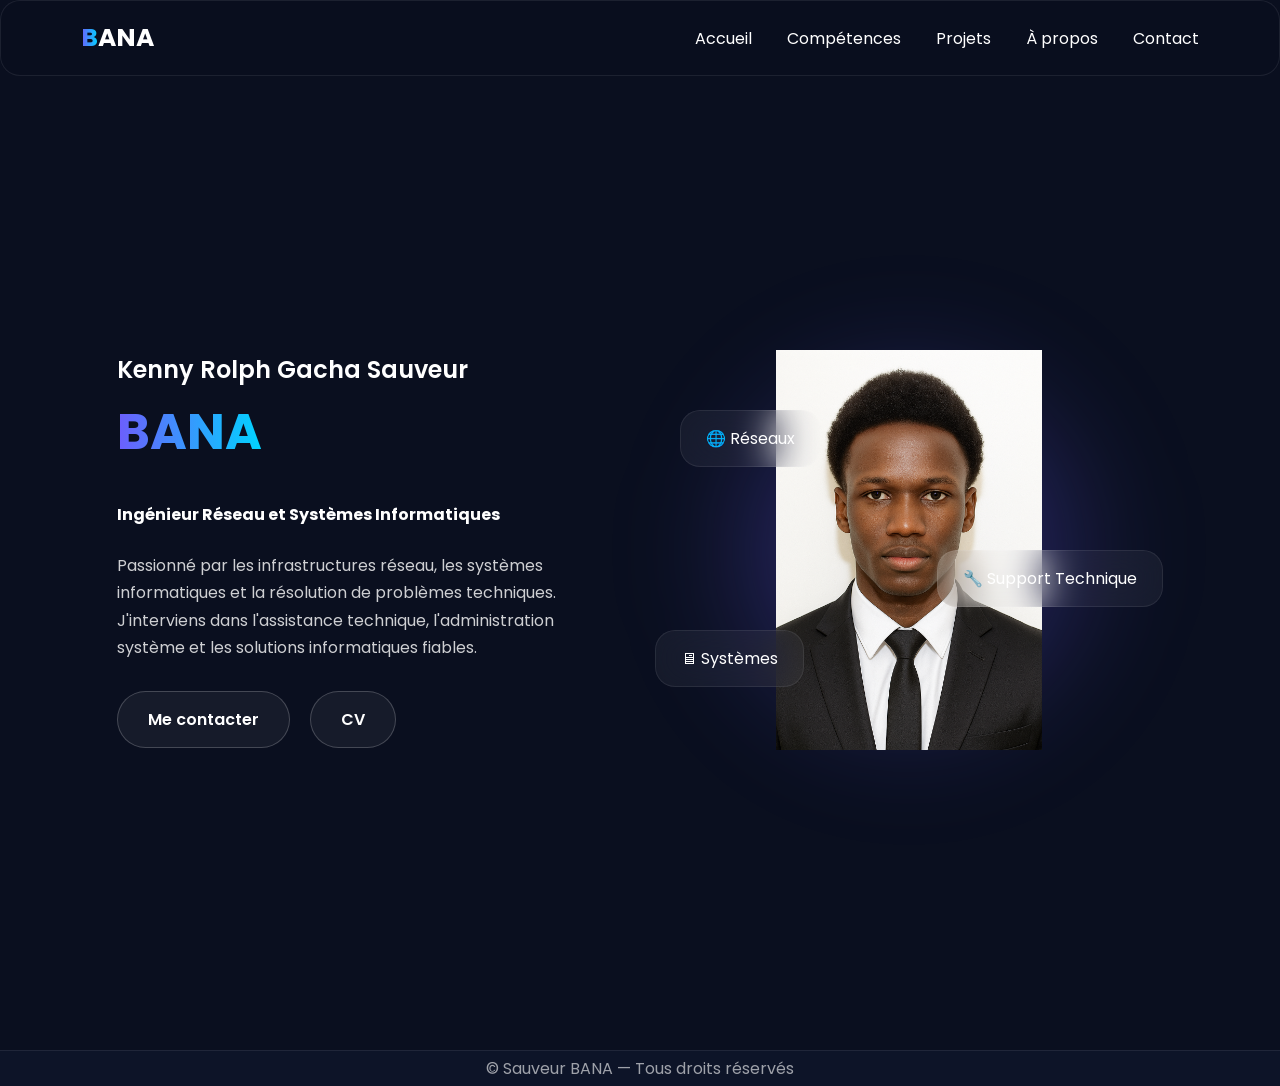
<file: index.html>
<!DOCTYPE html>
<html lang="en">
<head>
    <meta charset="UTF-8">
    <meta name="viewport" content="width=device-width, initial-scale=1.0">
    <title>sauveur BANA | Accueil</title>
    <link rel="icon" type="image/png" href="image/logo.png">
    <link rel="preconnect" href="https://fonts.googleapis.com">
    <link rel="preconnect" href="https://fonts.gstatic.com">
    <link href="https://fonts.googleapis.com/css2?family=Poppins:wght@300;400;500;600;700&display=swap" rel="stylesheet">
    <link rel="stylesheet" href="style.css">
    <meta name="description" content="Portfolio officiel de Sauveur BANA, étudiant en Informatiques à Dakar. Compétences en réseaux, systèmes, cybersécurité, télécommunications et développement web.">
    <meta name="keywords" content="SauveurBANA, SauveurBana, Kenny BANA, Sauveur, BANA, Kenny, Gacha, Rolph, Sauveur Bana portfolio,Sauveur BANA site internet, Sauveur Bana Dakar, Réseaux informatiques, Cybersécurité, Développement Web,Réseaux telecom, télécommunications">

    <style>
        .hero{
            min-height:100vh;
            display:flex;
            justify-content:space-between;
            align-items:center;
            padding:40px 6%;
            gap:30px;
            max-width:1200px;
            margin:auto;
            overflow:hidden;
        }

        .hero-left{
            flex:1;
            animation:slideLeft 1s ease;
        }

        .hero-left h1{
            font-size:50px;
            line-height:1.2;
            margin-bottom:15px;
        }

        .gradient-text{
            background:linear-gradient(90deg,#6d5dfc,#00d4ff);
            -webkit-background-clip:text;
            color:transparent;
        }

        .hero-left h2{
            font-size:24px;
            margin-bottom:15px;
            font-weight:600;
        }

        .hero-left h3{
            font-size:20px;
            margin-bottom:25px;
            color:#8d9cff;
        }

        .hero-left p{
            max-width:650px;
            line-height:1.7;
            opacity:.8;
            margin-bottom:30px;
        }

        .hero-buttons{
            margin-top: 20px;
            display:flex;
            gap:20px;
        }

        .btn-primary,
        .btn-secondary{
            padding:15px 30px;
            border-radius:40px;
            text-decoration:none;
            font-weight:600;
            transition:.5s;
        }

        .btn-primary{
            background:linear-gradient(90deg,#6d5dfc,#00d4ff);
            color:white;
        }

        .btn-secondary{
            border:1px solid rgba(255,255,255,.2);
            color:white;
            background:rgba(255,255,255,.05);
        }

        .btn-primary:hover,
        .btn-secondary:hover{
            transform:translateY(-6px);
            box-shadow:0 15px 30px rgba(109,93,252,.3);
        }

        /* PHOTO */

        .hero-right{
            flex:1;
            position:relative;
            display:flex;
            justify-content:center;
            align-items:center;
            animation:slideRight 1s ease;
        }

        .circle-glow{
            width:450px;
            height:450px;
            position:absolute;
            border-radius:50%;
            background:radial-gradient(
            circle,
            rgba(109,93,252,.5),
            transparent 70%
            );
            filter:blur(50px);
            animation:float 5s infinite ease-in-out;
        }


       .profile-image{

            width:400px;
            height:400px;
            object-fit:contain;
            position:relative;
            z-index:2;
            animation:float 5s infinite ease-in-out;
        }


        /* CARDS FLOTTANTES */

        .floating-card{
            position:absolute;
            padding:15px 25px;
            background:rgba(255,255,255,.05);
            backdrop-filter:blur(20px);
            border:1px solid rgba(255,255,255,.08);
            border-radius:20px;
            z-index:5;
        }

        .card1{
            top:15%;
            left:5%;
        }

        .card2{
            top:70%;
            left:0%;
        }

        .card3{
            right:0%;
            top:50%;
        }


        /* ANIMATIONS */

        @keyframes slideLeft{

            from{
                opacity:0;
                transform:translateX(-100px);
            }

            to{
                opacity:1;
                transform:translateX(0);
            }

        }

        @keyframes slideRight{

            from{
                opacity:0;
                transform:translateX(100px);
            }

            to{
                opacity:1;
                transform:translateX(0);
            }

        }

        @keyframes float{

            0%{
                transform:translateY(0px);
            }

            50%{
                transform:translateY(-15px);
            }

            100%{
                transform:translateY(0px);
            }

        }


        /* RESPONSIVE */


        @media(max-width:1000px){

            .hero{
                flex-direction:column-reverse;
                text-align:center;
                padding-top:10px;
                height:auto;
            }

            .hero-left h1{
                font-size:45px;
                text-align: center;
            }

            .hero-left h2{
                font-size:24px;
                text-align:center;
            }
            .hero-left p{
                margin-bottom:25px;
            }

            .hero-buttons{
                justify-content:center;
                flex-wrap:wrap;
                margin-top:20px;
            }
            /*Pour les tres petits ecrans */

            @media(max-width:480px){

                .profile-image{
                    width:180px;
                    height:auto;
                }

            }
            /*Fin pour les tres petits ecrans*/

            .profile-image{
                width:220px;
                height:auto;
            }

            .circle-glow{
                width:300px;
                height:300px;
            }
            .floating-card{
                display:none;
            }
        }
    </style>
</head>
<body>
    <div id="header"></div>

    <main class="hero">
        <div class="hero-left">
            <h2>
                Kenny Rolph Gacha Sauveur 
                <h1>
                    <span class="gradient-text">BANA</span>
                </h1>
            </h2>
            <br>
            <h4>
                Ingénieur Réseau et Systèmes Informatiques
            </h4>
            <br>
            <p> Passionné par les infrastructures réseau, les systèmes informatiques et la résolution de problèmes techniques. J'interviens dans l'assistance technique, l'administration système et les solutions informatiques fiables.</p>

            <div class="hero-buttons">

                <a href="contact.html" class="btn-secondary">
                    Me contacter
                </a>

                <a href="pdf/cv.pdf" class="btn-secondary" target="_blank">
                    CV
                </a>

            </div>
        </div>

        <div class="hero-right">
            <div class="circle-glow"></div>
            <img src="image/profil.png" alt="Rolph" class="profile-image">
            <div class="floating-card card1">
                🌐 Réseaux
            </div>

            <div class="floating-card card2">
                🖥 Systèmes
            </div>

            <div class="floating-card card3">
                🔧 Support Technique
            </div>
        </div>
    </main>


    <script>
    fetch("header.html")
    .then(response => response.text())
    .then(data => {

        document.getElementById("header").innerHTML = data;

        initMenu(); // Active le menu hamburger après chargement du header

    });

    fetch("footer.html")
    .then(response => response.text())
    .then(data => {

        document.getElementById("footer").innerHTML = data;

    });
</script>

    <div id="footer"></div>
    <script src="script.js"></script>
</body>
</html>
</file>
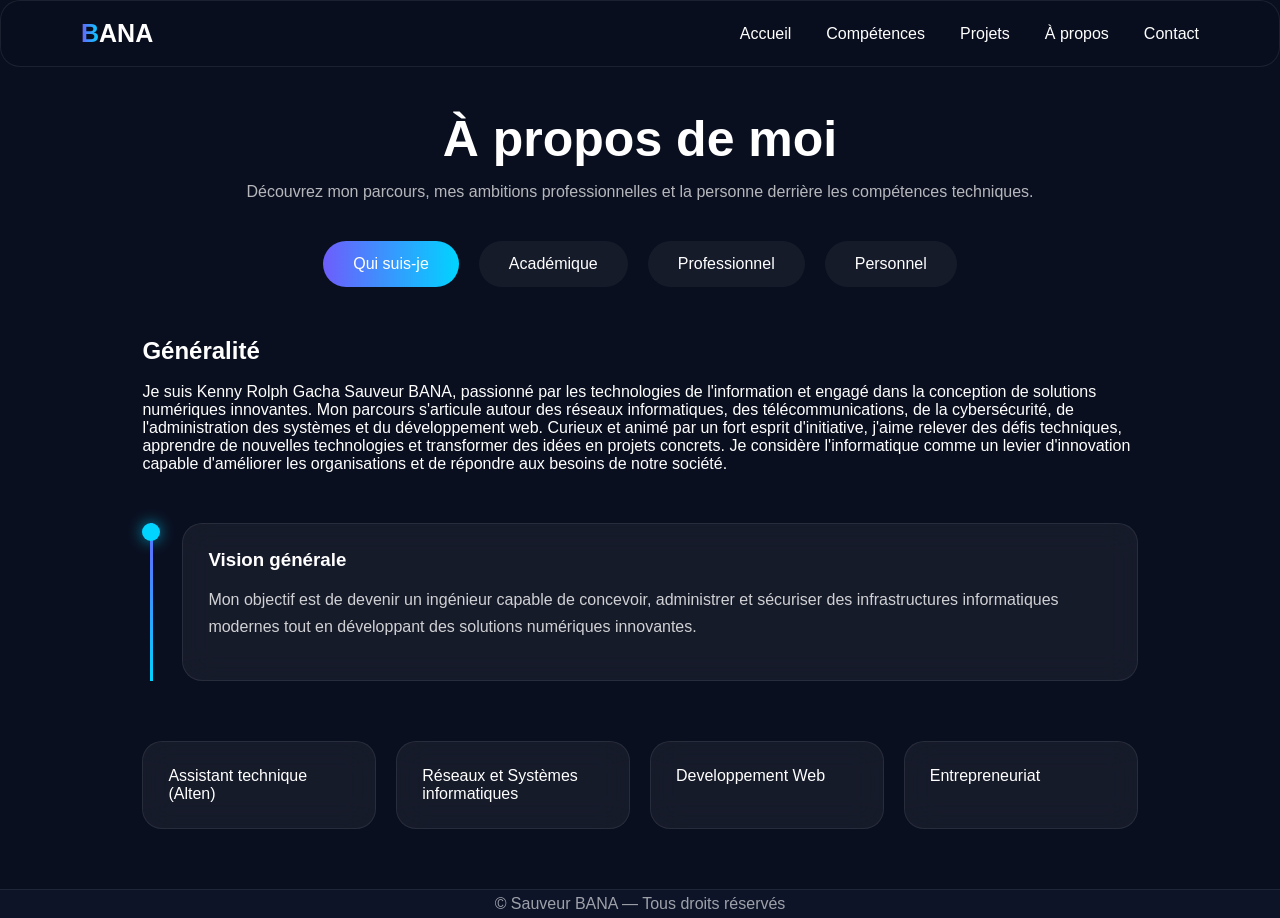
<file: apropos.html>
<!DOCTYPE html>
<html lang="en">
<head>
    <meta charset="UTF-8">
    <meta name="viewport" content="width=device-width, initial-scale=1.0">
    <title>sauveur BANA | Competences</title>
    <link rel="icon" type="image/png" href="image/logo.png">
    <link rel="stylesheet" href="style.css">

    <style>
        .about-container{
            padding:10px 8%;
            max-width:1200px;
            margin:auto;
            animation:fadeUp 1s ease;
        }

        .title{
            text-align:center;
            font-size:50px;
            margin-bottom:15px;
        }

        .subtitle{
            text-align:center;
            opacity:.7;
            margin-bottom:40px;
        }


        /* navigation */

        .tabs{
            display:flex;
            justify-content:center;
            gap:20px;
            margin-bottom:50px;
        }


        .tab-btn{
            padding:14px 30px;
            border:none;
            border-radius:30px;
            cursor:pointer;
            background:rgba(255,255,255,.05);
            color:white;
            font-size:16px;
            transition:.4s;
        }


        .tab-btn.active{
            background:linear-gradient( 90deg,#6d5dfc,#00d4ff );
        }


        .content{
            display:none;
            animation:fadeUp .7s ease;
        }

        .active-content{
            display:block;
        }


        /* accordéon */

        .accordion{
            margin-top:40px;
        }


        .accordion-item{
            background:rgba(255,255,255,.05);
            border-radius:20px;
            margin-bottom:20px;
            overflow:hidden;
            border:1px solid rgba(255,255,255,.08);
            transition:.4s;
        }


        .accordion-item:hover{
            transform:translateY(-5px);
            box-shadow:0 10px 25px rgba(109,93,252,.2);
        }


        .accordion-header{
            padding:25px;
            display:flex;
            justify-content:space-between;
            cursor:pointer;
            font-weight:600;
        }


        .accordion-content{
            max-height:0;
            overflow:hidden;
            padding:0 25px;
            transition:max-height .5s ease;
        }


        .accordion-content p{
            margin-bottom:20px;
        }

        .accordion-content ul{
            margin:15px 0 20px 20px;
        }


        .accordion-item.active .accordion-content{
            max-height:300px;
            padding:0 25px 25px;
        }

        .timeline{
            position:relative;
            margin-top:50px;
            padding-left:40px;

        }


        .timeline::before{
            content:"";
            position:absolute;
            left:8px;
            top:0;
            width:3px;
            height:100%;
            background:linear-gradient(to bottom,#6d5dfc,#00d4ff );

        }


        .timeline-item{
            position:relative;
            margin-bottom:50px;

        }


        .timeline-dot{
            position:absolute;
            left:-40px;
            width:18px;
            height:18px;
            border-radius:50%;
            background:#00d4ff;
            box-shadow: 0 0 15px rgba(0,212,255,.7);

        }


        .timeline-card{
            background:rgba(255,255,255,.05);
            padding:25px;
            border-radius:20px;
            border:1px solid rgba(255,255,255,.08);
            backdrop-filter:blur(15px);
            transition:.5s;

        }


        .timeline-card:hover{
            transform:translateY(-8px);
            box-shadow: 0 15px 35px rgba(109,93,252,.2);

        }


        .timeline-card h3{
            margin-bottom:15px;

        }


        .timeline-card p{
            line-height:1.7;
            opacity:.8;
            margin-bottom:15px;

        }


        .timeline-card ul{
            padding-left:20px;
            line-height:1.8;

        }
        /* RESPONSIVE A PROPOS */

        @media (max-width: 900px){

            .about-container{
                padding: 10px 5%;
            }

            .title{
                font-size: 38px;
            }

            .tabs{
                flex-wrap: wrap;
                gap: 12px;
            }

            .tab-btn{
                padding: 12px 20px;
                font-size: 14px;
            }

            .timeline{
                padding-left: 30px;
            }

            .timeline-dot{
                left: -30px;
            }

            .timeline-card{
                padding: 20px;
            }

        }

        @media (max-width: 600px){

            .title{
                font-size: 30px;
                line-height: 1.2;
            }

            .subtitle{
                font-size: 15px;
                margin-bottom: 30px;
            }
            .tabs{
                display:grid;
                grid-template-columns:repeat(2,1fr);
                gap:10px;
            }

            .tab-btn{
                width:100%;
            }

            .timeline{
                padding-left: 22px;
            }

            .timeline::before{
                left: 3px;
            }

            .timeline-dot{
                width: 14px;
                height: 14px;
                left: -19px;
            }

            .timeline-card{
                padding: 18px;
            }

            .timeline-card h3{
                font-size: 18px;
            }

            .timeline-card p,
            .timeline-card li,
            .intro{
                font-size: 15px;
                line-height: 1.7;
            }

        }
    </style>
</head>
<body>
    <div id="header"></div>

<main class="about-container">

    <h1 class="title">À propos de moi</h1>

    <p class="subtitle">
        Découvrez mon parcours, mes ambitions professionnelles et la personne derrière les compétences techniques.
    </p>

    <!-- NAVIGATION -->
    <div class="tabs">

        <button class="tab-btn active" onclick="showContent('who')">
            Qui suis-je
        </button>

        <button class="tab-btn" onclick="showContent('academic')">
            Académique
        </button>

        <button class="tab-btn" onclick="showContent('professional')">
            Professionnel
        </button>

        <button class="tab-btn" onclick="showContent('personal')">
            Personnel
        </button>

    </div>

    <!-- QUI SUIS-JE -->
    <div id="who" class="content active-content">

        <h2>Généralité </h2>
        <br>
        <p class="intro">Je suis Kenny Rolph Gacha Sauveur BANA, passionné par les technologies de l'information et engagé dans la conception de solutions numériques innovantes. Mon parcours s'articule autour des réseaux informatiques, des télécommunications, de la cybersécurité, de l'administration des systèmes et du développement web.

            Curieux et animé par un fort esprit d'initiative, j'aime relever des défis techniques, apprendre de nouvelles technologies et transformer des idées en projets concrets. Je considère l'informatique comme un levier d'innovation capable d'améliorer les organisations et de répondre aux besoins de notre société.</p>

        <div class="timeline">

            <div class="timeline-item">
                <div class="timeline-dot"></div>
                <div class="timeline-card">

                    <h3>Vision générale</h3>

                    <p>
                        Mon objectif est de devenir un ingénieur capable de concevoir, administrer et sécuriser des infrastructures informatiques modernes tout en développant des solutions numériques innovantes.
                    </p>

                </div>
            </div>

        </div>

    </div>

<!-- ACADEMIQUE -->
<div id="academic" class="content">

    <h2>Parcours académique</h2>
    <br>
    <p class="intro">
        Mon parcours dans l'enseignement supérieur a débuté à l'Institut Supérieur d'Informatique (ISI), où j'ai acquis de solides bases en informatique, en administration des systèmes et réseaux ainsi qu'en technologies de l'information.

        Aujourd'hui, je poursuis mes études en Master 2 en Réseaux, Télécommunications et Sécurité à SUP INFO, afin d'approfondir mes connaissances dans la conception, l'administration, la sécurisation et l'optimisation des infrastructures informatiques modernes.

        En parallèle de ma formation académique, je consacre une grande partie de mon temps à l'autoformation afin de rester à jour sur les évolutions technologiques et de développer continuellement de nouvelles compétences.
    </p>

    <div class="timeline">

        <div class="timeline-item">
            <div class="timeline-dot"></div>

            <div class="timeline-card">

                <h3>Réseaux et Systèmes Informatiques </h3>

                <p>
                    Formation spécialisée dans l'administration des systèmes, des réseaux et des infrastructures informatiques.
                </p>

                <h4>Domaines étudiés :</h4>
                <ul>
                    <li>Réseaux et Systèmes informatiques (Windows et Linux)</li>
                    <li>Télécommunications</li>
                    <li>Cybersécurité</li>
                </ul>

            </div>
        </div>

        <!-- CERTIFICAT -->
        <div class="timeline-item">
            <div class="timeline-dot"></div>

            <div class="timeline-card">

                <h3>Certification en Administration Systèmes et Réseaux</h3>

                <p>
                    Certification validant mes compétences en administration des infrastructures informatiques et gestion des environnements systèmes.
                </p>

                <h4>Compétences validées :</h4>
                <ul>
                    <li>Windows Server</li>
                    <li>Linux Server</li>
                    <li>Active Directory</li>
                    <li>DNS & DHCP</li>
                    <li>Gestion des utilisateurs</li>
                </ul>

            </div>
        </div>

        <!-- FORMATION CONTINUE -->
        <div class="timeline-item">
            <div class="timeline-dot"></div>

            <div class="timeline-card">

                <h3>Formation continue</h3>

                <p>
                    Apprentissage permanent à travers des projets personnels et l’exploration de nouvelles technologies.
                </p>

                <h4>Axes :</h4>
                <ul>
                    <li>Administration réseaux</li>
                    <li>Windows Server</li>
                    <li>Linux Server</li>
                    <li>Développement Web</li>
                </ul>

            </div>
        </div>

    </div>

</div>

<!-- PROFESSIONNEL -->
<div id="professional" class="content">

    <h2>Parcours professionnel</h2>
    <br>
    <p class="intro">
        Actuellement Assistant Technique chez Alten, j'évolue dans un environnement professionnel où je participe à des missions liées au support informatique, à l'administration des systèmes et réseaux, à la résolution d'incidents techniques et à l'accompagnement des utilisateurs.
        Cette expérience me permet de développer mes compétences techniques, mon sens de l'organisation, ma capacité d'analyse ainsi que mon aptitude à travailler en équipe dans un contexte professionnel exigeant.
        Par ailleurs, je développe également des projets personnels en développement web, en administration des infrastructures informatiques et en innovation numérique, afin d'acquérir une expérience pratique complémentaire à ma formation.
    </p>

    <div class="timeline">

        <div class="timeline-item">
            <div class="timeline-dot"></div>

            <div class="timeline-card">

                <h3>Assistant Technique – Alten</h3>
                <p>(2025 - en cours)</p>

                <p>
                    Support utilisateurs, analyse et résolution des incidents techniques dans différents environnements.
                </p>

                <h4>Missions :</h4>
                <ul>
                    <li>Support engineering avance  pour les clients</li>
                    <li>Traitement et resolution des incidents techniques complexes</li>
                    <li>Analyse et resolution des problematiques </li>
                    <li>Diagnostic approfondi des dysfonctionnements reseau</li>
                    <li>Assistance technique a  distance via des outils de support </li>
                </ul>

            </div>
        </div>

    </div>

</div>

<!-- PERSONNEL -->
<div id="personal" class="content">

    <h2>Présentation personnelle</h2>
    <br>
    <p class="intro">
        Au-delà de ma carrière professionnelle, je suis animé par une véritable passion pour l'entrepreneuriat technologique. J'aime imaginer, concevoir et développer des solutions capables de résoudre des problématiques concrètes et d'avoir un impact positif sur les utilisateurs.
        Mon ambition est de bâtir une carrière alliant expertise technique, innovation et entrepreneuriat, en contribuant au développement de solutions numériques performantes, sécurisées et adaptées aux besoins des entreprises et des particuliers.
        Je suis convaincu que l'apprentissage est un processus continu. C'est pourquoi je cherche constamment à approfondir mes connaissances, à relever de nouveaux défis et à participer à des projets qui favorisent la transformation numérique.
        Aujourd'hui, mon objectif est de devenir un professionnel reconnu dans les domaines des réseaux, des télécommunications, de la cybersécurité et des systèmes d'information, tout en développant des initiatives entrepreneuriales qui participent à l'innovation et au développement technologique en Afrique.
    </p>

    <div class="timeline">

        <div class="timeline-item">
            <div class="timeline-dot"></div>

            <div class="timeline-card">

                <h3>Profil personnel</h3>

                <p>
                    J’aime apprendre, résoudre des problèmes et relever des défis techniques. Je suis également intéressé par l’entrepreneuriat et la création de projets numériques.
                </p>

                <h4>Qualités :</h4>
                <ul>
                    <li>Curiosité</li>
                    <li>Autonomie</li>
                    <li>Esprit d’analyse</li>
                    <li>Persévérance</li>
                    <li>Travail en équipe</li>
                </ul>

            </div>
        </div>

        <div class="timeline-item">
            <div class="timeline-dot"></div>

            <div class="timeline-card">

                <h3>Centres d’intérêt</h3>

                <ul>
                    <li>Réseaux et systèmes</li>
                    <li>Développement web</li>
                    <li>Entrepreneuriat</li>
                    <li>Innovation technologique</li>
                    <li>Photographie</li>
                </ul>

            </div>
        </div>

    </div>

</div>

<!-- INFOS RAPIDES -->
<div style="margin-top:60px; display:grid; grid-template-columns:repeat(auto-fit,minmax(220px,1fr)); gap:20px;">

    <div class="timeline-card">Assistant technique (Alten)</div>
    <div class="timeline-card">Réseaux et Systèmes informatiques</div>
    <div class="timeline-card">Developpement Web </div>
    <div class="timeline-card">Entrepreneuriat</div>
</div>

</main>






    <div id="footer"></div>
    <script>

        fetch("header.html")
        .then(response=>response.text())
        .then(data=>{
           document.getElementById("header").innerHTML=data;
        })

        fetch("footer.html")
        .then(response=>response.text())
        .then(data=>{
         document.getElementById("footer").innerHTML=data;
        })

    </script>

    <script src="script.js"></script>
</body>
</html>
</file>
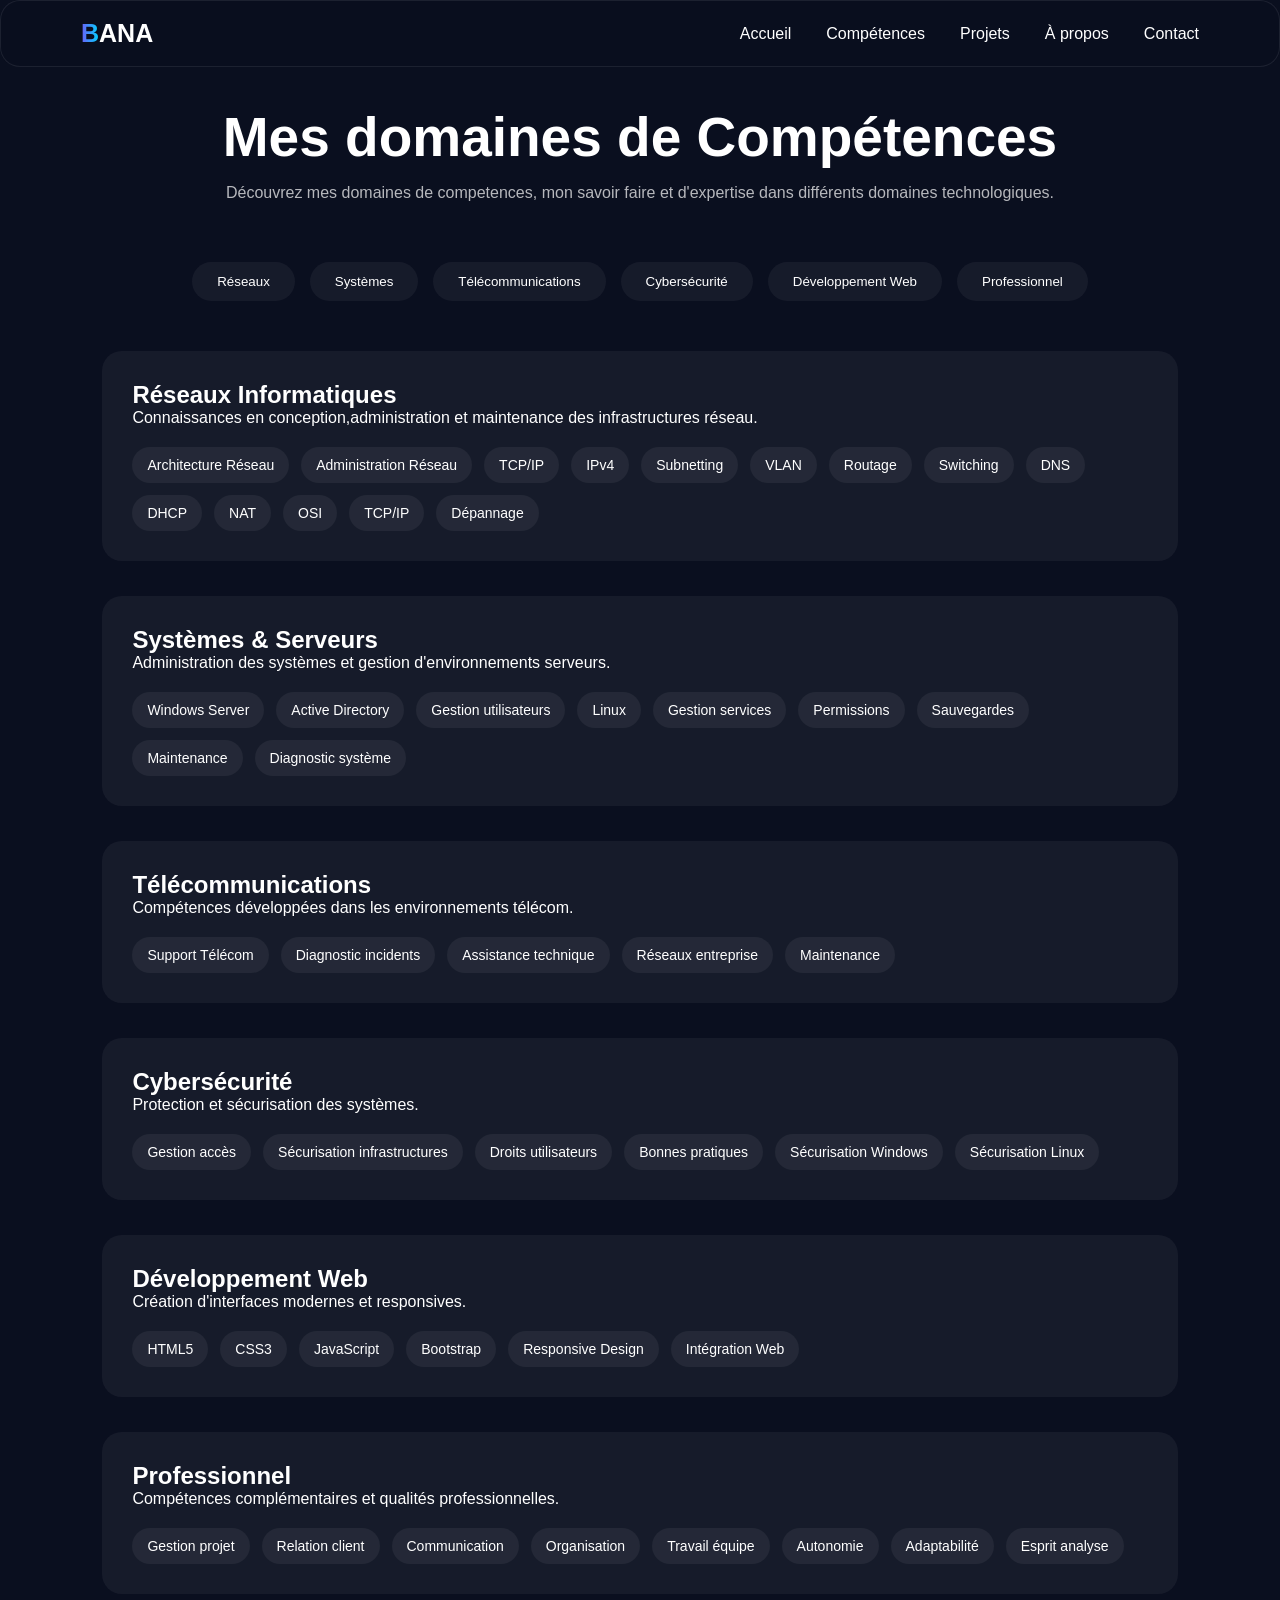
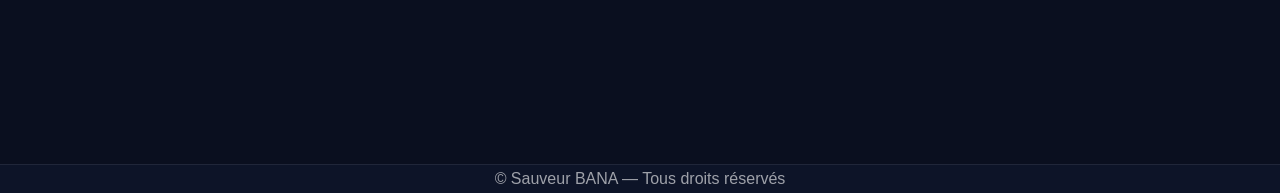
<file: competences.html>
<!DOCTYPE html>
<html lang="en">
<head>
    <meta charset="UTF-8">
    <meta name="viewport" content="width=device-width, initial-scale=1.0">
    <title>sauveur BANA | Competences</title>
    <link rel="stylesheet" href="style.css">
    <link rel="icon" type="image/png" href="image/logo.png">

    <style>
        .projects-container{
            padding:5px 8% 120px ;
            max-width:1400px;
            margin:auto;

        }

        .projects-hero{
            text-align:center;
            margin-bottom:60px;

        }


        .projects-hero h1{
            font-size:55px;
            margin-bottom:15px;
        }


        .projects-hero p{
            opacity:.7;

        }


        .filters{
            display:flex;
            justify-content:center;
            gap:15px;
            flex-wrap:wrap;
            margin-bottom:50px;

        }


        .filter-btn{
            padding:12px 25px;
            border:none;
            border-radius:30px;
            cursor:pointer;
            background:rgba(255,255,255,.05);
            color:white;
            transition:.4s;

        }


        .filter-btn.active{
            background:linear-gradient( 90deg,#6d5dfc,#00d4ff );

        }

        .projects-grid{
            display:grid;
            grid-template-columns: repeat(auto-fit,minmax(280px,1fr));
            gap:30px;
            margin-bottom:60px;

        }

        .project-card{
            background:rgba(255,255,255,.05);
            padding:20px;
            border-radius:20px;
            transition:.5s;
            cursor:pointer;

        }

        .project-card:hover{
            transform:translateY(-10px);

        }


        .project-card img{
            width:100%;
            height:200px;
            object-fit:cover;
            border-radius:15px;
            margin-bottom:15px;

        }


        .stats{
            display:grid;
            grid-template-columns:repeat(3,1fr);
            gap:30px;

        }


        .stat-card{
            text-align:center;
            padding:30px;
            background:rgba(255,255,255,.05);
            border-radius:20px;

        }


        @media(max-width:900px){
            .featured-project{
                flex-direction:column;
            }

            .stats{
                grid-template-columns:1fr;

            }

        }

        .skills-container{

            display:grid;
            gap:35px;

        }


        .skill-list{
            display:flex;
            flex-wrap:wrap;
            gap:12px;
            margin-top:20px;

        }


        .skill-list span{
            padding:10px 15px;
            background:rgba(255,255,255,.06);
            border-radius:30px;
            font-size:14px;
            transition:.4s;

        }


        .skill-list span:hover{
            transform:translateY(-4px);
            background:linear-gradient( 90deg,#6d5dfc,#00d4ff);

        }


        .project-card{
            padding:30px;
            cursor:default;

        }

                /* ==========================
        RESPONSIVE MOBILE
        ========================== */

        @media(max-width:768px){

            .projects-container{
                padding:20px 5% 80px;
            }

            .projects-hero h1{
                font-size:32px;
                line-height:1.3;
            }

            .projects-hero p{
                font-size:15px;
                text-align:justify;
            }

            .filters{
                gap:10px;
                margin-bottom:35px;
            }

            .filter-btn{
                padding:10px 18px;
                font-size:14px;
            }

            .project-card{
                padding:20px;
            }

            .project-card h2{
                font-size:22px;
                text-align:center;
            }

            .project-card p{
                text-align:justify;
                font-size:15px;
                line-height:1.6;
            }

            .skill-list{
                justify-content:center;
            }

            .skill-list span{
                font-size:13px;
                padding:8px 12px;
            }

        }
        
    </style>
</head>
<body>
    <div id="header"></div>

    <!--body-->

    <main class="projects-container">

        <section class="projects-hero">

                <h1>Mes domaines de Compétences</h1>

                <p>Découvrez mes domaines de competences, mon savoir faire et d'expertise dans différents domaines technologiques.</p>

        </section>


        <!-- FILTRES -->

        <div class="filters">

                <button class="filter-btn"
                    data-filter="reseaux">

                    Réseaux

                </button>

                <button class="filter-btn"
                data-filter="systemes">

                    Systèmes

                </button>

                <button class="filter-btn"
                data-filter="telecom">

                    Télécommunications

                </button>

                <button class="filter-btn"
                data-filter="cyber">

                    Cybersécurité

                </button>

                <button class="filter-btn"
                data-filter="web">

                    Développement Web

                </button>

                <button class="filter-btn"
                data-filter="professionnel">

                    Professionnel

                </button>

        </div>


        <!-- AUTRES PROJETS -->

        <section class="skills-container">

            <!-- RESEAUX -->

            <div class="project-card" data-category="reseaux">

                <h2>Réseaux Informatiques</h2>

                <p> Connaissances en conception,administration et maintenance des infrastructures réseau.</p>

                <div class="skill-list">

                    <span>Architecture Réseau</span>
                    <span>Administration Réseau</span>
                    <span>TCP/IP</span>
                    <span>IPv4</span>
                    <span>Subnetting</span>
                    <span>VLAN</span>
                    <span>Routage</span>
                    <span>Switching</span>
                    <span>DNS</span>
                    <span>DHCP</span>
                    <span>NAT</span>
                    <span>OSI</span>
                    <span>TCP/IP</span>
                    <span>Dépannage</span>

                </div>

            </div>

            <!-- SYSTEMES -->

            <div class="project-card" data-category="systemes">

                <h2>Systèmes & Serveurs</h2>

                <p> Administration des systèmes et gestion d'environnements serveurs. </p>

                <div class="skill-list">

                    <span>Windows Server</span>
                    <span>Active Directory</span>
                    <span>Gestion utilisateurs</span>
                    <span>Linux</span>
                    <span>Gestion services</span>
                    <span>Permissions</span>
                    <span>Sauvegardes</span>
                    <span>Maintenance</span>
                    <span>Diagnostic système</span>
                </div>

            </div>

            <!-- TELECOM -->

            <div class="project-card" data-category="telecom">

                <h2>Télécommunications</h2>

                <p> Compétences développées dans les environnements télécom. </p>

                <div class="skill-list">
                    <span>Support Télécom</span>
                    <span>Diagnostic incidents</span>
                    <span>Assistance technique</span>
                    <span>Réseaux entreprise</span>
                    <span>Maintenance</span>
                </div>

            </div>

            <!-- CYBER -->

            <div class="project-card" data-category="cyber">

                <h2>Cybersécurité</h2>

                <p> Protection et sécurisation des systèmes. </p>

                <div class="skill-list">
                    <span>Gestion accès</span>
                    <span>Sécurisation infrastructures</span>
                    <span>Droits utilisateurs</span>
                    <span>Bonnes pratiques</span>
                    <span>Sécurisation Windows</span>
                    <span>Sécurisation Linux</span>
                </div>

            </div>

            <!-- WEB -->

            <div class="project-card" data-category="web">

                <h2>Développement Web</h2>

                <p> Création d'interfaces modernes et responsives. </p>

                <div class="skill-list">
                    <span>HTML5</span>
                    <span>CSS3</span>
                    <span>JavaScript</span>
                    <span>Bootstrap</span>
                    <span>Responsive Design</span>
                    <span>Intégration Web</span>

                </div>

            </div>



            <!-- PROFESSIONNEL -->

            <div class="project-card" data-category="professionnel">

                <h2>Professionnel</h2>

                <p> Compétences complémentaires et qualités professionnelles. </p>

                <div class="skill-list">

                    <span>Gestion projet</span>
                    <span>Relation client</span>
                    <span>Communication</span>
                    <span>Organisation</span>
                    <span>Travail équipe</span>
                    <span>Autonomie</span>
                    <span>Adaptabilité</span>
                    <span>Esprit analyse</span>

                </div>

            </div>

        </section>

    </main>


    <div id="footer"></div>
    <script>

        fetch("header.html")
        .then(response=>response.text())
        .then(data=>{
           document.getElementById("header").innerHTML=data;
        })

        fetch("footer.html")
        .then(response=>response.text())
        .then(data=>{
         document.getElementById("footer").innerHTML=data;
        })

    </script>

    <script src="script.js"></script>
  
    <!--partie Projets-->

    <script>

        document.addEventListener("DOMContentLoaded",()=>{

            const filters= document.querySelectorAll(".filter-btn");
            const cards= document.querySelectorAll(".project-card");

            filters.forEach(button=>{
                button.addEventListener("click",()=>{

                filters.forEach(btn=>{
                    btn.classList.remove("active");

                });

                button.classList.add("active");


                const filter= button.dataset.filter;

                cards.forEach(card=>{

                    const category= card.dataset.category;


                    if(
                        filter==="all"
                        ||
                        category===filter
                    ){
                        card.style.display="block";

                    }
                    else{

                    card.style.display="none";

                    }

                });

                });

            });

        });

    </script>
</body>
</html>
</file>
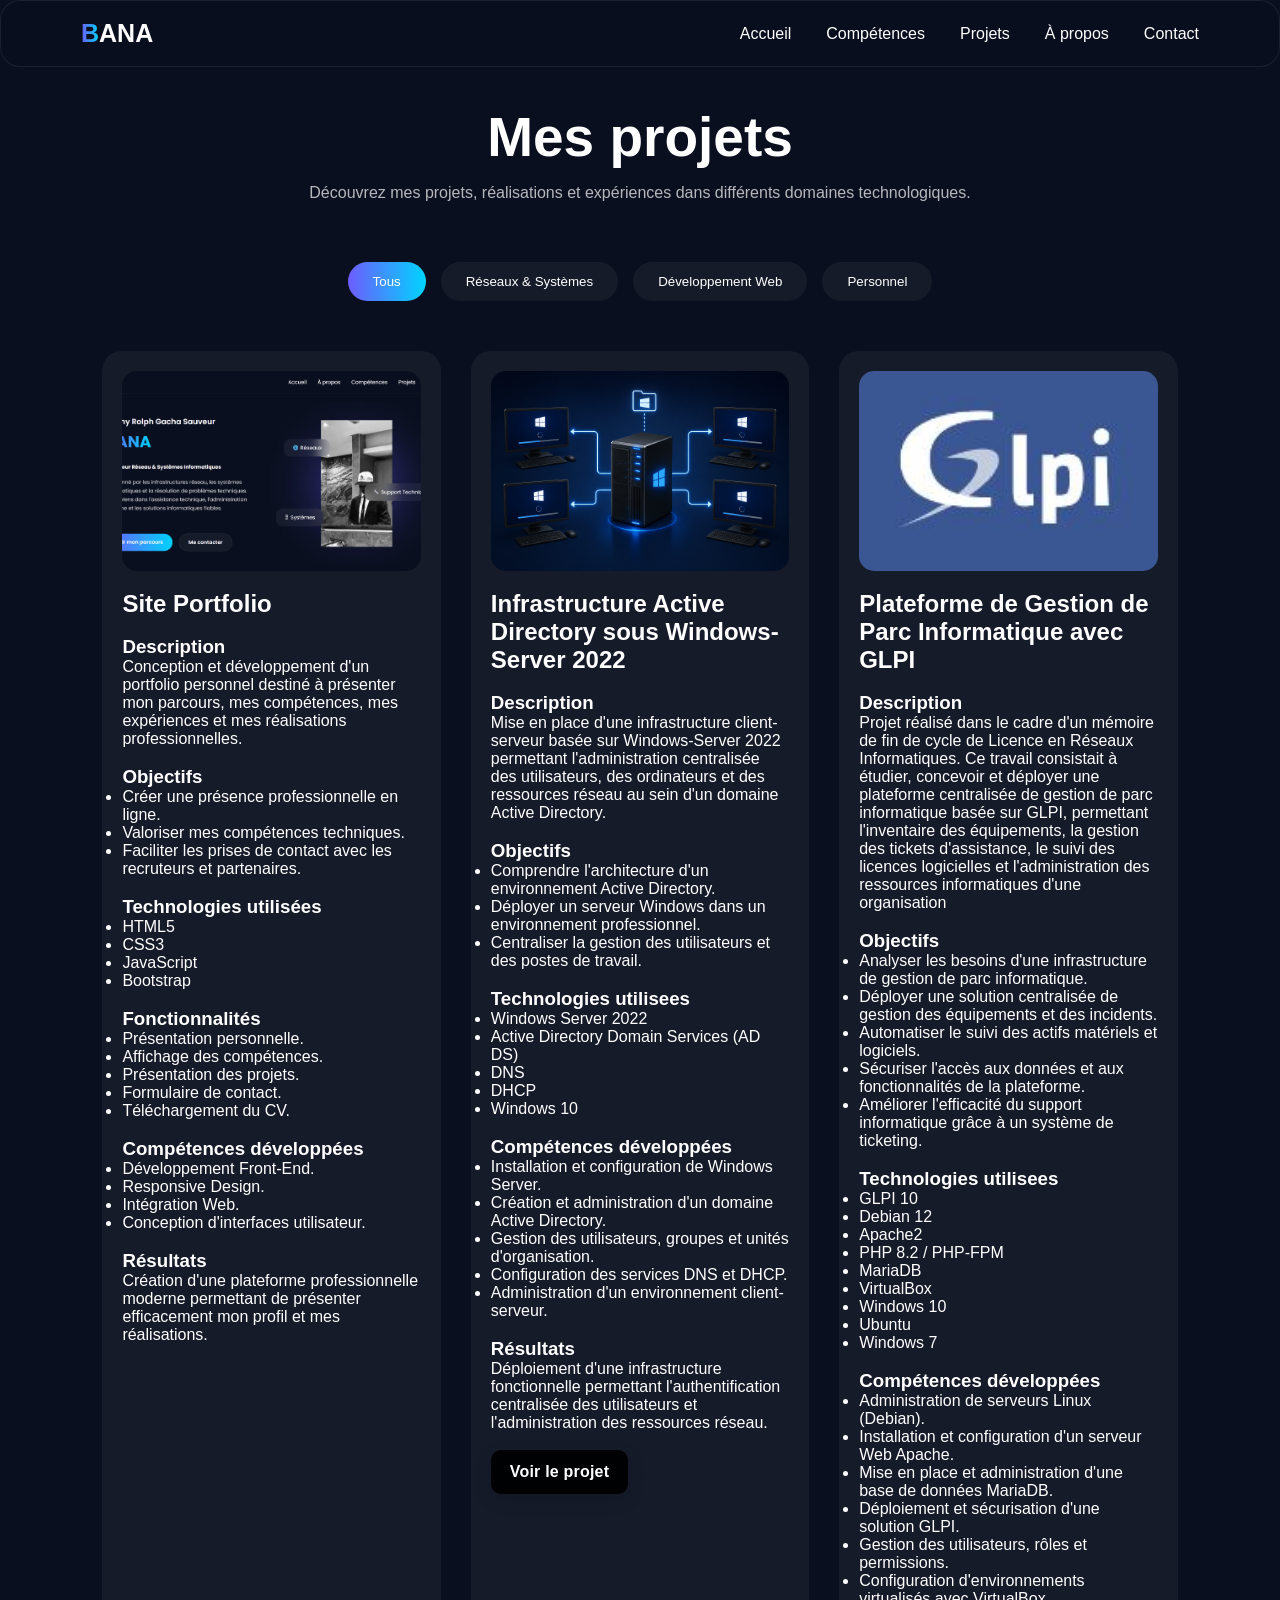
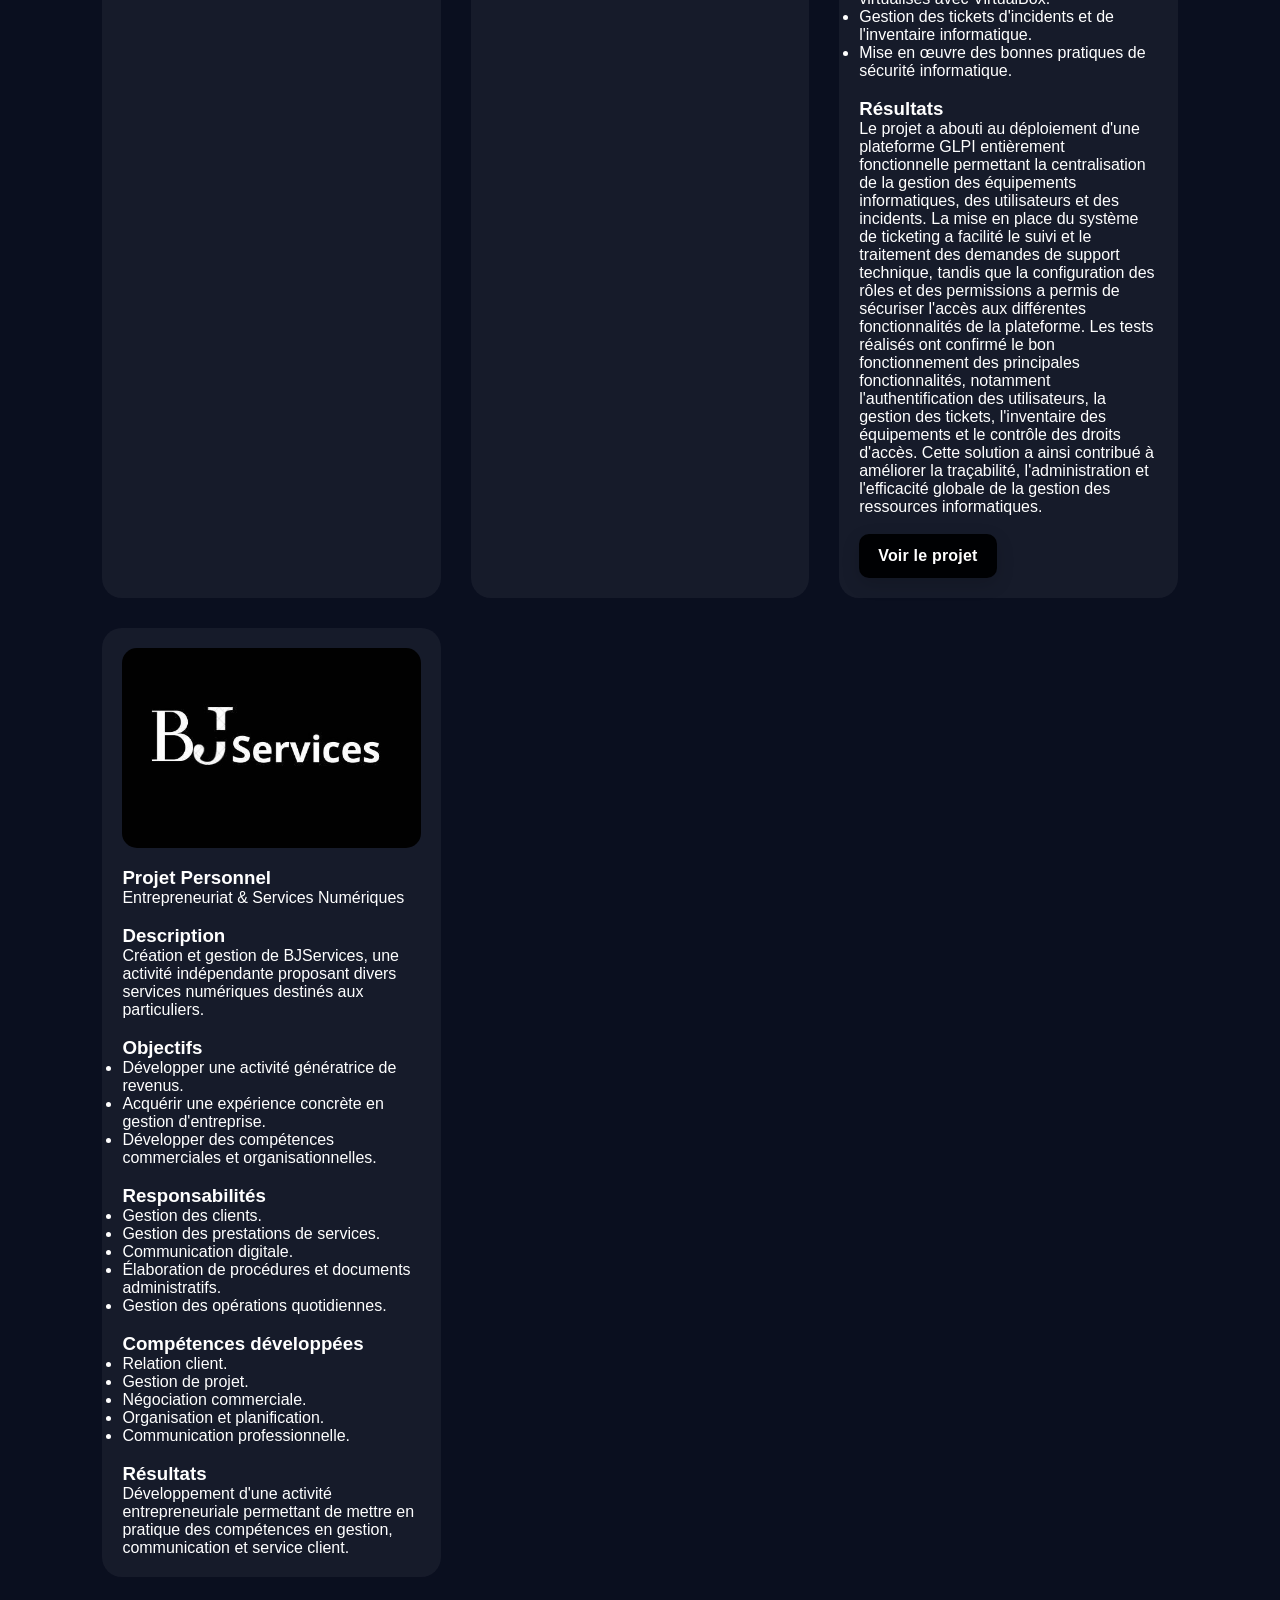
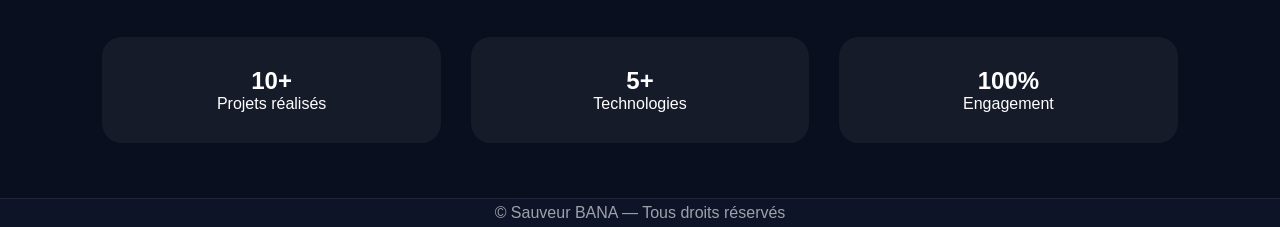
<file: projet.html>
<!DOCTYPE html>
<html lang="en">
<head>
    <meta charset="UTF-8">
    <meta name="viewport" content="width=device-width, initial-scale=1.0">
    <title>sauveur BANA | Projets</title>
    <link rel="stylesheet" href="style.css">
    <link rel="icon" type="image/png" href="image/logo.png">

    <style>
        .projects-container{
            padding:5px 8%;
            max-width:1400px;
            margin:auto;

        }

        .projects-hero{
            text-align:center;
            margin-bottom:60px;

        }


        .projects-hero h1{
            font-size:55px;
            margin-bottom:15px;

        }


        .projects-hero p{
            opacity:.7;
        }


        .filters{
            display:flex;
            justify-content:center;
            gap:15px;
            flex-wrap:wrap;
            margin-bottom:50px;

        }

        .filter-btn{
            padding:12px 25px;
            border:none;
            border-radius:30px;
            cursor:pointer;
            background:rgba(255,255,255,.05);
            color:white;
            transition:.4s;

        }


        .filter-btn.active{
            background:linear-gradient(90deg,#6d5dfc,#00d4ff);
        }

        .projects-grid{
            display:grid;
            grid-template-columns:
            repeat(auto-fit,minmax(280px,1fr));
            gap:30px;
            margin-bottom:60px;

        }

        .project-card{
            background:rgba(255,255,255,.05);
            padding:20px;
            border-radius:20px;
            transition:.5s;
            cursor:pointer;

        }


        .project-card:hover{
            transform:translateY(-10px);
        }


        .project-card img{
            width:100%;
            height:200px;
            object-fit:cover;
            border-radius:15px;
            margin-bottom:15px;

        }

        .stats{
            display:grid;
            grid-template-columns:
            repeat(3,1fr);
            gap:30px;

        }

        .stat-card{
            text-align:center;
            padding:30px;
            background:rgba(255,255,255,.05);
            border-radius:20px;

        }

        .btn-pj{
            display: inline-flex;
            align-items: center;
            justify-content: center;
            padding: 12px 18px;
            border-radius: 10px;
            border: 1px solid rgba(0,0,0,0.12);
            background: #000103;
            color: #ffffff;
            text-decoration: none;
            font-weight: 600;
            letter-spacing: 0.2px;
            transition: transform 0.15s ease, box-shadow 0.15s ease, background 0.15s ease;
            box-shadow: 0 6px 18px rgba(0,0,0,0.15);
        }

        .btn-pj:hover{
            background: #0768ef;
            transform: translateY(-2px);
            box-shadow: 0 10px 24px rgba(0,0,0,0.22);
        }

        .btn-pj:active{
            transform: translateY(0);
            box-shadow: 0 6px 18px rgba(0,0,0,0.15);
        }

        .btn-pj:focus-visible{
            outline: 3px solid rgba(59,130,246,0.6);
            outline-offset: 3px;
        }

        @media(max-width:900px){
            .featured-project{
                flex-direction:column;

            }

            .stats{
                grid-template-columns:1fr;

            }

        }
    </style>
</head>
<body>
    <div id="header"></div>

    <!--body-->
    <main class="projects-container">

        <section class="projects-hero">

            <h1>Mes projets</h1>
            <p>
                Découvrez mes projets, réalisations et expériences
                dans différents domaines technologiques.
            </p>

        </section>

        <!-- FILTRES -->
        <div class="filters">

            <button class="filter-btn active" data-filter="all">
                Tous
            </button>

            <button class="filter-btn" data-filter="reseaux-systemes">
                Réseaux & Systèmes
            </button>

            <button class="filter-btn" data-filter="web">
                Développement Web
            </button>

            <button class="filter-btn" data-filter="personnel">
                Personnel
            </button>

        </div>


        <!-- AUTRES PROJETS -->
        <section class="projects-grid">

            <div class="project-card" data-category="web">

                <img src="image/portefolio.png">

                <h2>Site Portfolio</h2>
                <br>
                <h3>Description</h3>
            
                <p>
                    Conception et développement d'un portfolio personnel destiné à présenter mon parcours, mes compétences, mes expériences et mes réalisations professionnelles.
                </p>
                <br>

                <h3>Objectifs</h3>
                <ul>
                    <li>Créer une présence professionnelle en ligne.</li>
                    <li>Valoriser mes compétences techniques.</li>
                    <li>Faciliter les prises de contact avec les recruteurs et partenaires.</li>
                </ul>
                <br>

                <h3>Technologies utilisées</h3>
                <ul>
                    <li>HTML5</li>
                    <li>CSS3</li>
                    <li>JavaScript</li>
                    <li>Bootstrap</li>
                </ul>
                <br>

                <h3>Fonctionnalités</h3>
                <ul>
                    <li>Présentation personnelle.</li>
                    <li>Affichage des compétences.</li>
                    <li>Présentation des projets.</li>
                    <li>Formulaire de contact.</li>
                    <li>Téléchargement du CV.</li>
                </ul>
                <br>

                <h3>Compétences développées</h3>
                <ul>
                    <li>Développement Front-End.</li>
                    <li>Responsive Design.</li>
                    <li>Intégration Web.</li>
                    <li>Conception d'interfaces utilisateur.</li>
                </ul>
                <br>

                <h3>Résultats</h3>
                <p>Création d'une plateforme professionnelle moderne permettant de présenter efficacement mon profil et mes réalisations.</p>
            </div>

            <div class="project-card" data-category="reseaux-systemes">

                <img src="image/image.png">

                <h2>Infrastructure Active Directory sous Windows-Server 2022</h2>
                <br>

                <h3>Description</h3>
                <p>
                    Mise en place d'une infrastructure client-serveur basée sur Windows-Server 2022 permettant l'administration centralisée des utilisateurs, des ordinateurs et des ressources réseau au sein d'un domaine Active Directory.
                </p>
                <br>

                <h3>Objectifs</h3>
                <ul>
                    <li>Comprendre l'architecture d'un environnement Active Directory.</li>
                    <li>Déployer un serveur Windows dans un environnement professionnel.</li>
                    <li>Centraliser la gestion des utilisateurs et des postes de travail.</li>
                </ul>
                <br>

                <h3>Technologies utilisees</h3>
                <ul>
                    <li>Windows Server 2022</li>
                    <li>Active Directory Domain Services (AD DS)</li>
                    <li>DNS</li>
                    <li>DHCP</li>
                    <li>Windows 10</li>
                </ul>
                <br>

                <h3>Compétences développées</h3>
                <ul>
                    <li>Installation et configuration de Windows Server.</li>
                    <li>Création et administration d'un domaine Active Directory.</li>
                    <li>Gestion des utilisateurs, groupes et unités d'organisation.</li>
                    <li>Configuration des services DNS et DHCP.</li>
                    <li>Administration d'un environnement client-serveur.</li>
                </ul>
                <br>

                <h3>Résultats</h3>
                <p>Déploiement d'une infrastructure fonctionnelle permettant l'authentification centralisée des utilisateurs et l'administration des ressources réseau.</p>
                <br>

                <a href="pdf/wds.pdf" class="btn-pj" target="_blank">
                    Voir le projet
                </a>
            </div>
            <!--GLPI-->
            <div class="project-card" data-category="reseaux-systemes">

                <img src="image/GLPI.jpg">

                <h2>Plateforme de Gestion de Parc Informatique avec GLPI</h2>
                <br>

                <h3>Description</h3>
                <p>
                    Projet réalisé dans le cadre d'un mémoire de fin de cycle de Licence en Réseaux Informatiques. Ce travail consistait à étudier, concevoir et déployer une plateforme centralisée de gestion de parc informatique basée sur GLPI, permettant l'inventaire des équipements, la gestion des tickets d'assistance, le suivi des licences logicielles et l'administration des ressources informatiques d'une organisation
                </p>
                <br>

                <h3>Objectifs</h3>
                <ul>
                    <li>Analyser les besoins d'une infrastructure de gestion de parc informatique.</li>
                    <li>Déployer une solution centralisée de gestion des équipements et des incidents.</li>
                    <li>Automatiser le suivi des actifs matériels et logiciels.</li>
                    <li>Sécuriser l'accès aux données et aux fonctionnalités de la plateforme.</li>
                    <li>Améliorer l'efficacité du support informatique grâce à un système de ticketing.</li>
                </ul>
                <br>

                <h3>Technologies utilisees</h3>
                <ul>
                    <li>GLPI 10</li>
                    <li>Debian 12</li>
                    <li>Apache2</li>
                    <li>PHP 8.2 / PHP-FPM</li>
                    <li>MariaDB</li>
                    <li>VirtualBox</li>
                    <li>Windows 10</li>
                    <li>Ubuntu</li>
                    <li>Windows 7</li>
                </ul>
                <br>

                <h3>Compétences développées</h3>
                <ul>
                    <li>Administration de serveurs Linux (Debian).</li>
                    <li>Installation et configuration d'un serveur Web Apache.</li>
                    <li>Mise en place et administration d'une base de données MariaDB.</li>
                    <li>Déploiement et sécurisation d'une solution GLPI.</li>
                    <li>Gestion des utilisateurs, rôles et permissions.</li>
                    <li>Configuration d'environnements virtualisés avec VirtualBox.</li>
                    <li>Gestion des tickets d'incidents et de l'inventaire informatique.</li>
                    <li>Mise en œuvre des bonnes pratiques de sécurité informatique.</li>
                </ul>
                <br>

                <h3>Résultats</h3>
                <p>
                    Le projet a abouti au déploiement d'une plateforme GLPI entièrement fonctionnelle permettant la centralisation de la gestion des équipements informatiques, des utilisateurs et des incidents. La mise en place du système de ticketing a facilité le suivi et le traitement des demandes de support technique, tandis que la configuration des rôles et des permissions a permis de sécuriser l'accès aux différentes fonctionnalités de la plateforme. Les tests réalisés ont confirmé le bon fonctionnement des principales fonctionnalités, notamment l'authentification des utilisateurs, la gestion des tickets, l'inventaire des équipements et le contrôle des droits d'accès. Cette solution a ainsi contribué à améliorer la traçabilité, l'administration et l'efficacité globale de la gestion des ressources informatiques.
                </p>
                <br>

                <a href="pdf/glpi.pdf" class="btn-pj" target="_blank">
                    Voir le projet
                </a>
            </div>
            <!--GLPI Fin-->
            <div class="project-card" data-category="personnel">

                <img src="image/bjservice.jpg">

                <h3>Projet Personnel</h3>
                <p>Entrepreneuriat & Services Numériques</p>
                <br>

                <h3>Description</h3>
                <p>Création et gestion de BJServices, une activité indépendante proposant divers services numériques destinés aux particuliers.</p>
                <br>

                <h3>Objectifs</h3>
                <ul>
                    <li>Développer une activité génératrice de revenus.</li>
                    <li>Acquérir une expérience concrète en gestion d'entreprise.</li>
                    <li>Développer des compétences commerciales et organisationnelles.</li>
                </ul>
                <br>

                <h3>Responsabilités</h3>
                <ul>
                    <li>Gestion des clients.</li>
                    <li>Gestion des prestations de services.</li>
                    <li>Communication digitale.</li>
                    <li>Élaboration de procédures et documents administratifs.</li>
                    <li>Gestion des opérations quotidiennes.</li>
                </ul>
                <br>

                <h3>Compétences développées</h3>
                <ul>
                    <li>Relation client.</li>
                    <li>Gestion de projet.</li>
                    <li>Négociation commerciale.</li>
                    <li>Organisation et planification.</li>
                    <li>Communication professionnelle.</li>
                </ul>
                <br>

                <h3>Résultats</h3>
                <p>Développement d'une activité entrepreneuriale permettant de mettre en pratique des compétences en gestion, communication et service client.</p>
            </div>

        </section>

        <!-- STATISTIQUES -->

        <section class="stats">

            <div class="stat-card">
                <h2>10+</h2>
                <p>Projets réalisés</p>
            </div>

            <div class="stat-card">
                <h2>5+</h2>
                <p>Technologies</p>
            </div>

            <div class="stat-card">
                <h2>100%</h2>
                <p>Engagement</p>
            </div>

        </section>

    </main>


    <div id="footer"></div>
    <script>

        fetch("header.html")
        .then(response=>response.text())
        .then(data=>{
           document.getElementById("header").innerHTML=data;
        })

        fetch("footer.html")
        .then(response=>response.text())
        .then(data=>{
            document.getElementById("footer").innerHTML=data;
        })

    </script>

    <script src="script.js"></script>
  
    <!--partie Projets-->

<script>

    document.addEventListener("DOMContentLoaded",()=>{

        const filters= document.querySelectorAll(".filter-btn");
        const cards= document.querySelectorAll(".project-card");

        filters.forEach(button=>{
            button.addEventListener("click",()=>{

                filters.forEach(btn=>{
                    btn.classList.remove("active");

                });

                button.classList.add("active");

                const filter= button.dataset.filter;

                cards.forEach(card=>{

                const category= card.dataset.category;


                if(
                filter==="all"
                ||
                category===filter
                ){
                    card.style.display="block";
                }
                else{
                    card.style.display="none";
                }

                });

            });

        });

    });

</script>
</body>
</html>
</file>
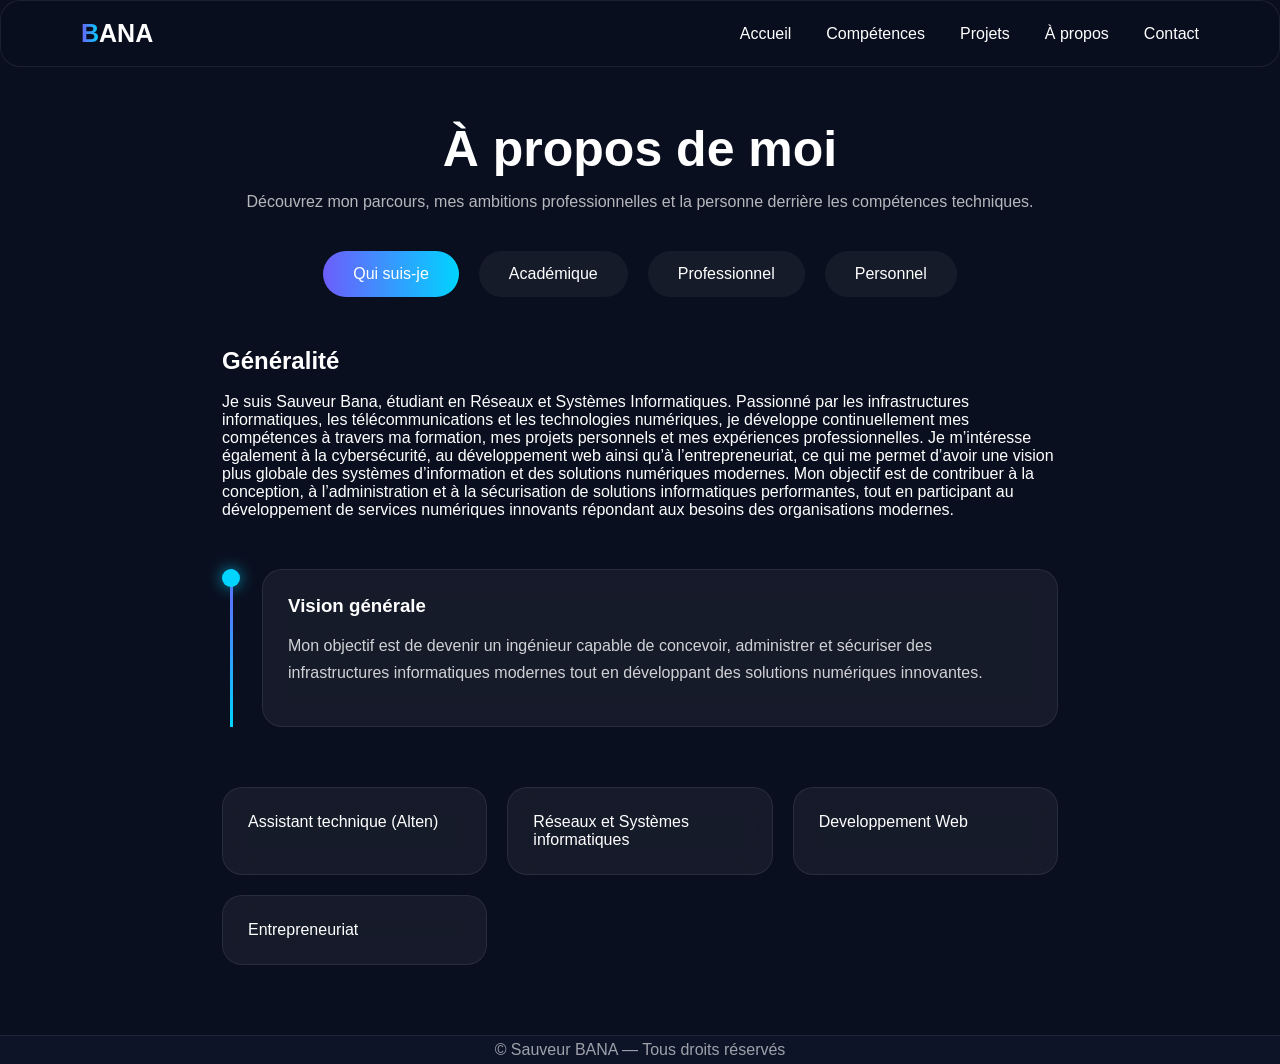
<file: A propos/apropos.html>
<!DOCTYPE html>
<html lang="en">
<head>
    <meta charset="UTF-8">
    <meta name="viewport" content="width=device-width, initial-scale=1.0">
    <title>sauveur BANA | Competences</title>
    <link rel="icon" type="image/png" href="/image/logo.png">
    <link rel="stylesheet" href="../style/style.css">
    <script src="../style/script.js"></script>

    <style>
        .about-container{
            padding:10px 8%;
            max-width:1200px;
            margin:auto;
            animation:fadeUp 1s ease;
        }

        .title{
            text-align:center;
            font-size:50px;
            margin-bottom:15px;
        }

        .subtitle{
            text-align:center;
            opacity:.7;
            margin-bottom:40px;
        }


        /* navigation */

        .tabs{
            display:flex;
            justify-content:center;
            gap:20px;
            margin-bottom:50px;
        }


        .tab-btn{
            padding:14px 30px;
            border:none;
            border-radius:30px;
            cursor:pointer;
            background:rgba(255,255,255,.05);
            color:white;
            font-size:16px;
            transition:.4s;
        }


        .tab-btn.active{
            background:linear-gradient( 90deg,#6d5dfc,#00d4ff );
        }


        .content{
            display:none;
            animation:fadeUp .7s ease;
        }

        .active-content{
            display:block;
        }


        /* accordéon */

        .accordion{
            margin-top:40px;
        }


        .accordion-item{
            background:rgba(255,255,255,.05);
            border-radius:20px;
            margin-bottom:20px;
            overflow:hidden;
            border:1px solid rgba(255,255,255,.08);
            transition:.4s;
        }


        .accordion-item:hover{
            transform:translateY(-5px);
            box-shadow:0 10px 25px rgba(109,93,252,.2);
        }


        .accordion-header{
            padding:25px;
            display:flex;
            justify-content:space-between;
            cursor:pointer;
            font-weight:600;
        }


        .accordion-content{
            max-height:0;
            overflow:hidden;
            padding:0 25px;
            transition:max-height .5s ease;
        }


        .accordion-content p{
            margin-bottom:20px;
        }

        .accordion-content ul{
            margin:15px 0 20px 20px;
        }


        .accordion-item.active .accordion-content{
            max-height:300px;
            padding:0 25px 25px;
        }

        .timeline{
            position:relative;
            margin-top:50px;
            padding-left:40px;

        }


        .timeline::before{
            content:"";
            position:absolute;
            left:8px;
            top:0;
            width:3px;
            height:100%;
            background:linear-gradient(to bottom,#6d5dfc,#00d4ff );

        }


        .timeline-item{
            position:relative;
            margin-bottom:50px;

        }


        .timeline-dot{
            position:absolute;
            left:-40px;
            width:18px;
            height:18px;
            border-radius:50%;
            background:#00d4ff;
            box-shadow: 0 0 15px rgba(0,212,255,.7);

        }


        .timeline-card{
            background:rgba(255,255,255,.05);
            padding:25px;
            border-radius:20px;
            border:1px solid rgba(255,255,255,.08);
            backdrop-filter:blur(15px);
            transition:.5s;

        }


        .timeline-card:hover{
            transform:translateY(-8px);
            box-shadow: 0 15px 35px rgba(109,93,252,.2);

        }


        .timeline-card h3{
            margin-bottom:15px;

        }


        .timeline-card p{
            line-height:1.7;
            opacity:.8;
            margin-bottom:15px;

        }


        .timeline-card ul{
            padding-left:20px;
            line-height:1.8;

        }
    </style>
</head>
<body>
    <div id="header"></div>

<main class="about-container">
<main class="about-container">

    <h1 class="title">À propos de moi</h1>

    <p class="subtitle">
        Découvrez mon parcours, mes ambitions professionnelles et la personne derrière les compétences techniques.
    </p>

    <!-- NAVIGATION -->
    <div class="tabs">

        <button class="tab-btn active" onclick="showContent('who')">
            Qui suis-je
        </button>

        <button class="tab-btn" onclick="showContent('academic')">
            Académique
        </button>

        <button class="tab-btn" onclick="showContent('professional')">
            Professionnel
        </button>

        <button class="tab-btn" onclick="showContent('personal')">
            Personnel
        </button>

    </div>

    <!-- QUI SUIS-JE -->
    <div id="who" class="content active-content">

        <h2>Généralité </h2>
        <br>
        <p class="intro">
            Je suis Sauveur Bana, étudiant en Réseaux et Systèmes Informatiques. Passionné par les infrastructures informatiques, les télécommunications et les technologies numériques, je développe continuellement mes compétences à travers ma formation, mes projets personnels et mes expériences professionnelles. Je m’intéresse également à la cybersécurité, au développement web ainsi qu’à l’entrepreneuriat, ce qui me permet d’avoir une vision plus globale des systèmes d’information et des solutions numériques modernes.

            Mon objectif est de contribuer à la conception, à l’administration et à la sécurisation de solutions informatiques performantes, tout en participant au développement de services numériques innovants répondant aux besoins des organisations modernes.
        </p>

        <div class="timeline">

            <div class="timeline-item">
                <div class="timeline-dot"></div>
                <div class="timeline-card">

                    <h3>Vision générale</h3>

                    <p>
                        Mon objectif est de devenir un ingénieur capable de concevoir, administrer et sécuriser des infrastructures informatiques modernes tout en développant des solutions numériques innovantes.
                    </p>

                </div>
            </div>

        </div>

    </div>

<!-- ACADEMIQUE -->
<div id="academic" class="content">

    <h2>Parcours académique</h2>
    <br>
    <p class="intro">
        Passionné par les réseaux informatiques, les systèmes et les technologies numériques, je suis animé par une volonté constante d'apprendre et de développer de nouvelles compétences.
    </p>

    <div class="timeline">

        <div class="timeline-item">
            <div class="timeline-dot"></div>

            <div class="timeline-card">

                <h3>Réseaux et Systèmes Informatiques </h3>

                <p>
                    Formation spécialisée dans l'administration des systèmes, des réseaux et des infrastructures informatiques.
                </p>

                <h4>Domaines étudiés :</h4>
                <ul>
                    <li>Réseaux et Systèmes informatiques (Windows et Linux)</li>
                    <li>Télécommunications</li>
                    <li>Cybersécurité</li>
                </ul>

            </div>
        </div>

        <!-- CERTIFICAT -->
        <div class="timeline-item">
            <div class="timeline-dot"></div>

            <div class="timeline-card">

                <h3>Certification en Administration Systèmes et Réseaux</h3>

                <p>
                    Certification validant mes compétences en administration des infrastructures informatiques et gestion des environnements systèmes.
                </p>

                <h4>Compétences validées :</h4>
                <ul>
                    <li>Windows Server</li>
                    <li>Linux Server</li>
                    <li>Active Directory</li>
                    <li>DNS & DHCP</li>
                    <li>Gestion des utilisateurs</li>
                </ul>

            </div>
        </div>

        <!-- FORMATION CONTINUE -->
        <div class="timeline-item">
            <div class="timeline-dot"></div>

            <div class="timeline-card">

                <h3>Formation continue</h3>

                <p>
                    Apprentissage permanent à travers des projets personnels et l’exploration de nouvelles technologies.
                </p>

                <h4>Axes :</h4>
                <ul>
                    <li>Administration réseaux</li>
                    <li>Windows Server</li>
                    <li>Linux Server</li>
                    <li>Développement Web</li>
                </ul>

            </div>
        </div>

    </div>

</div>

<!-- PROFESSIONNEL -->
<div id="professional" class="content">

    <h2>Parcours professionnel</h2>
    <br>
    <p class="intro">
        Mon objectif professionnel est de développer une expertise solide dans les réseaux, systèmes et télécommunications tout en évoluant vers le développement de solutions numériques modernes.
    </p>

    <div class="timeline">

        <div class="timeline-item">
            <div class="timeline-dot"></div>

            <div class="timeline-card">

                <h3>Assistant Technique – Alten</h3>
                <p>(2025 - en cours)</p>

                <p>
                    Support utilisateurs, analyse et résolution des incidents techniques dans différents environnements.
                </p>

                <h4>Missions :</h4>
                <ul>
                    <li>Support engineering avance  pour les clients</li>
                    <li>Traitement et resolution des incidents techniques complexes</li>
                    <li>Analyse et resolution des problematiques </li>
                    <li>Diagnostic approfondi des dysfonctionnements reseau</li>
                    <li>Assistance technique a  distance via des outils de support </li>
                </ul>

            </div>
        </div>

    </div>

</div>

<!-- PERSONNEL -->
<div id="personal" class="content">

    <h2>Présentation personnelle</h2>
    <br>
    <p class="intro">
        Au-delà du côté technique, je suis une personne curieuse, motivée et passionnée par les nouvelles technologies et l’innovation.
    </p>

    <div class="timeline">

        <div class="timeline-item">
            <div class="timeline-dot"></div>

            <div class="timeline-card">

                <h3>Profil personnel</h3>

                <p>
                    J’aime apprendre, résoudre des problèmes et relever des défis techniques. Je suis également intéressé par l’entrepreneuriat et la création de projets numériques.
                </p>

                <h4>Qualités :</h4>
                <ul>
                    <li>Curiosité</li>
                    <li>Autonomie</li>
                    <li>Esprit d’analyse</li>
                    <li>Persévérance</li>
                    <li>Travail en équipe</li>
                </ul>

            </div>
        </div>

        <div class="timeline-item">
            <div class="timeline-dot"></div>

            <div class="timeline-card">

                <h3>Centres d’intérêt</h3>

                <ul>
                    <li>Réseaux et systèmes</li>
                    <li>Développement web</li>
                    <li>Entrepreneuriat</li>
                    <li>Innovation technologique</li>
                    <li>Photographie</li>
                </ul>

            </div>
        </div>

    </div>

</div>

<!-- INFOS RAPIDES -->
<div style="margin-top:60px; display:grid; grid-template-columns:repeat(auto-fit,minmax(220px,1fr)); gap:20px;">

    <div class="timeline-card">Assistant technique (Alten)</div>
    <div class="timeline-card">Réseaux et Systèmes informatiques</div>
    <div class="timeline-card">Developpement Web </div>
    <div class="timeline-card">Entrepreneuriat</div>
</div>

</main>


</main>



    <div id="footer"></div>
    <script>

        fetch("../header/header.html")
        .then(response=>response.text())
        .then(data=>{
           document.getElementById("header").innerHTML=data;
        })

        fetch("../footer/footer.html")
        .then(response=>response.text())
        .then(data=>{
         document.getElementById("footer").innerHTML=data;
        })

    </script>

    <script src="../style/script.js"></script>
</body>
</html>
</file>
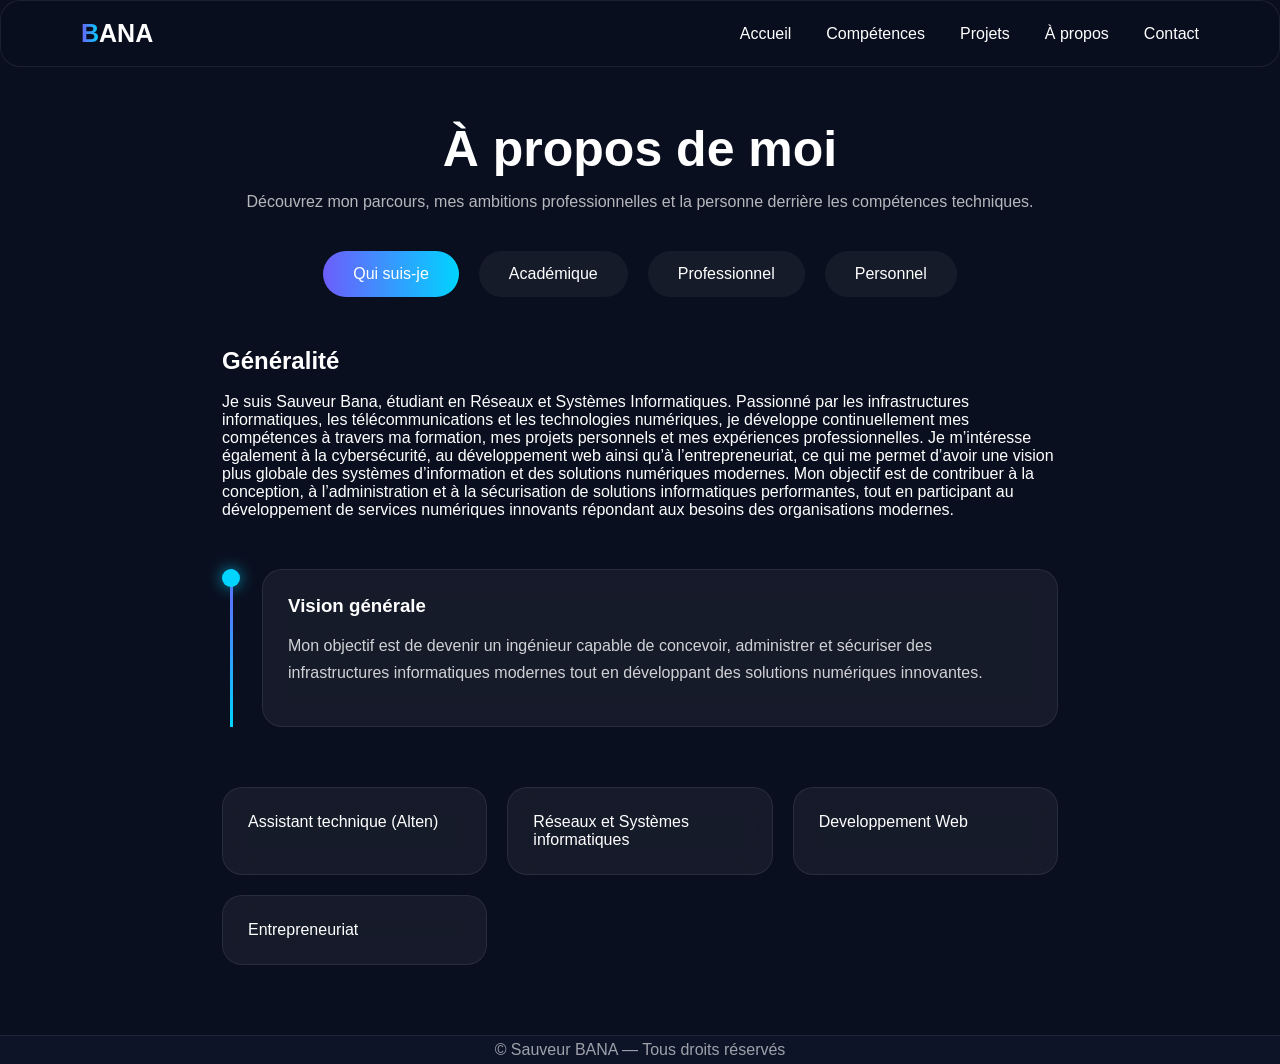
<file: apropos/apropos.html>
<!DOCTYPE html>
<html lang="en">
<head>
    <meta charset="UTF-8">
    <meta name="viewport" content="width=device-width, initial-scale=1.0">
    <title>sauveur BANA | Competences</title>
    <link rel="icon" type="image/png" href="../image/logo.png">
    <link rel="stylesheet" href="../style/style.css">
    <script src="../style/script.js"></script>

    <style>
        .about-container{
            padding:10px 8%;
            max-width:1200px;
            margin:auto;
            animation:fadeUp 1s ease;
        }

        .title{
            text-align:center;
            font-size:50px;
            margin-bottom:15px;
        }

        .subtitle{
            text-align:center;
            opacity:.7;
            margin-bottom:40px;
        }


        /* navigation */

        .tabs{
            display:flex;
            justify-content:center;
            gap:20px;
            margin-bottom:50px;
        }


        .tab-btn{
            padding:14px 30px;
            border:none;
            border-radius:30px;
            cursor:pointer;
            background:rgba(255,255,255,.05);
            color:white;
            font-size:16px;
            transition:.4s;
        }


        .tab-btn.active{
            background:linear-gradient( 90deg,#6d5dfc,#00d4ff );
        }


        .content{
            display:none;
            animation:fadeUp .7s ease;
        }

        .active-content{
            display:block;
        }


        /* accordéon */

        .accordion{
            margin-top:40px;
        }


        .accordion-item{
            background:rgba(255,255,255,.05);
            border-radius:20px;
            margin-bottom:20px;
            overflow:hidden;
            border:1px solid rgba(255,255,255,.08);
            transition:.4s;
        }


        .accordion-item:hover{
            transform:translateY(-5px);
            box-shadow:0 10px 25px rgba(109,93,252,.2);
        }


        .accordion-header{
            padding:25px;
            display:flex;
            justify-content:space-between;
            cursor:pointer;
            font-weight:600;
        }


        .accordion-content{
            max-height:0;
            overflow:hidden;
            padding:0 25px;
            transition:max-height .5s ease;
        }


        .accordion-content p{
            margin-bottom:20px;
        }

        .accordion-content ul{
            margin:15px 0 20px 20px;
        }


        .accordion-item.active .accordion-content{
            max-height:300px;
            padding:0 25px 25px;
        }

        .timeline{
            position:relative;
            margin-top:50px;
            padding-left:40px;

        }


        .timeline::before{
            content:"";
            position:absolute;
            left:8px;
            top:0;
            width:3px;
            height:100%;
            background:linear-gradient(to bottom,#6d5dfc,#00d4ff );

        }


        .timeline-item{
            position:relative;
            margin-bottom:50px;

        }


        .timeline-dot{
            position:absolute;
            left:-40px;
            width:18px;
            height:18px;
            border-radius:50%;
            background:#00d4ff;
            box-shadow: 0 0 15px rgba(0,212,255,.7);

        }


        .timeline-card{
            background:rgba(255,255,255,.05);
            padding:25px;
            border-radius:20px;
            border:1px solid rgba(255,255,255,.08);
            backdrop-filter:blur(15px);
            transition:.5s;

        }


        .timeline-card:hover{
            transform:translateY(-8px);
            box-shadow: 0 15px 35px rgba(109,93,252,.2);

        }


        .timeline-card h3{
            margin-bottom:15px;

        }


        .timeline-card p{
            line-height:1.7;
            opacity:.8;
            margin-bottom:15px;

        }


        .timeline-card ul{
            padding-left:20px;
            line-height:1.8;

        }
    </style>
</head>
<body>
    <div id="header"></div>

<main class="about-container">
<main class="about-container">

    <h1 class="title">À propos de moi</h1>

    <p class="subtitle">
        Découvrez mon parcours, mes ambitions professionnelles et la personne derrière les compétences techniques.
    </p>

    <!-- NAVIGATION -->
    <div class="tabs">

        <button class="tab-btn active" onclick="showContent('who')">
            Qui suis-je
        </button>

        <button class="tab-btn" onclick="showContent('academic')">
            Académique
        </button>

        <button class="tab-btn" onclick="showContent('professional')">
            Professionnel
        </button>

        <button class="tab-btn" onclick="showContent('personal')">
            Personnel
        </button>

    </div>

    <!-- QUI SUIS-JE -->
    <div id="who" class="content active-content">

        <h2>Généralité </h2>
        <br>
        <p class="intro">
            Je suis Sauveur Bana, étudiant en Réseaux et Systèmes Informatiques. Passionné par les infrastructures informatiques, les télécommunications et les technologies numériques, je développe continuellement mes compétences à travers ma formation, mes projets personnels et mes expériences professionnelles. Je m’intéresse également à la cybersécurité, au développement web ainsi qu’à l’entrepreneuriat, ce qui me permet d’avoir une vision plus globale des systèmes d’information et des solutions numériques modernes.

            Mon objectif est de contribuer à la conception, à l’administration et à la sécurisation de solutions informatiques performantes, tout en participant au développement de services numériques innovants répondant aux besoins des organisations modernes.
        </p>

        <div class="timeline">

            <div class="timeline-item">
                <div class="timeline-dot"></div>
                <div class="timeline-card">

                    <h3>Vision générale</h3>

                    <p>
                        Mon objectif est de devenir un ingénieur capable de concevoir, administrer et sécuriser des infrastructures informatiques modernes tout en développant des solutions numériques innovantes.
                    </p>

                </div>
            </div>

        </div>

    </div>

<!-- ACADEMIQUE -->
<div id="academic" class="content">

    <h2>Parcours académique</h2>
    <br>
    <p class="intro">
        Passionné par les réseaux informatiques, les systèmes et les technologies numériques, je suis animé par une volonté constante d'apprendre et de développer de nouvelles compétences.
    </p>

    <div class="timeline">

        <div class="timeline-item">
            <div class="timeline-dot"></div>

            <div class="timeline-card">

                <h3>Réseaux et Systèmes Informatiques </h3>

                <p>
                    Formation spécialisée dans l'administration des systèmes, des réseaux et des infrastructures informatiques.
                </p>

                <h4>Domaines étudiés :</h4>
                <ul>
                    <li>Réseaux et Systèmes informatiques (Windows et Linux)</li>
                    <li>Télécommunications</li>
                    <li>Cybersécurité</li>
                </ul>

            </div>
        </div>

        <!-- CERTIFICAT -->
        <div class="timeline-item">
            <div class="timeline-dot"></div>

            <div class="timeline-card">

                <h3>Certification en Administration Systèmes et Réseaux</h3>

                <p>
                    Certification validant mes compétences en administration des infrastructures informatiques et gestion des environnements systèmes.
                </p>

                <h4>Compétences validées :</h4>
                <ul>
                    <li>Windows Server</li>
                    <li>Linux Server</li>
                    <li>Active Directory</li>
                    <li>DNS & DHCP</li>
                    <li>Gestion des utilisateurs</li>
                </ul>

            </div>
        </div>

        <!-- FORMATION CONTINUE -->
        <div class="timeline-item">
            <div class="timeline-dot"></div>

            <div class="timeline-card">

                <h3>Formation continue</h3>

                <p>
                    Apprentissage permanent à travers des projets personnels et l’exploration de nouvelles technologies.
                </p>

                <h4>Axes :</h4>
                <ul>
                    <li>Administration réseaux</li>
                    <li>Windows Server</li>
                    <li>Linux Server</li>
                    <li>Développement Web</li>
                </ul>

            </div>
        </div>

    </div>

</div>

<!-- PROFESSIONNEL -->
<div id="professional" class="content">

    <h2>Parcours professionnel</h2>
    <br>
    <p class="intro">
        Mon objectif professionnel est de développer une expertise solide dans les réseaux, systèmes et télécommunications tout en évoluant vers le développement de solutions numériques modernes.
    </p>

    <div class="timeline">

        <div class="timeline-item">
            <div class="timeline-dot"></div>

            <div class="timeline-card">

                <h3>Assistant Technique – Alten</h3>
                <p>(2025 - en cours)</p>

                <p>
                    Support utilisateurs, analyse et résolution des incidents techniques dans différents environnements.
                </p>

                <h4>Missions :</h4>
                <ul>
                    <li>Support engineering avance  pour les clients</li>
                    <li>Traitement et resolution des incidents techniques complexes</li>
                    <li>Analyse et resolution des problematiques </li>
                    <li>Diagnostic approfondi des dysfonctionnements reseau</li>
                    <li>Assistance technique a  distance via des outils de support </li>
                </ul>

            </div>
        </div>

    </div>

</div>

<!-- PERSONNEL -->
<div id="personal" class="content">

    <h2>Présentation personnelle</h2>
    <br>
    <p class="intro">
        Au-delà du côté technique, je suis une personne curieuse, motivée et passionnée par les nouvelles technologies et l’innovation.
    </p>

    <div class="timeline">

        <div class="timeline-item">
            <div class="timeline-dot"></div>

            <div class="timeline-card">

                <h3>Profil personnel</h3>

                <p>
                    J’aime apprendre, résoudre des problèmes et relever des défis techniques. Je suis également intéressé par l’entrepreneuriat et la création de projets numériques.
                </p>

                <h4>Qualités :</h4>
                <ul>
                    <li>Curiosité</li>
                    <li>Autonomie</li>
                    <li>Esprit d’analyse</li>
                    <li>Persévérance</li>
                    <li>Travail en équipe</li>
                </ul>

            </div>
        </div>

        <div class="timeline-item">
            <div class="timeline-dot"></div>

            <div class="timeline-card">

                <h3>Centres d’intérêt</h3>

                <ul>
                    <li>Réseaux et systèmes</li>
                    <li>Développement web</li>
                    <li>Entrepreneuriat</li>
                    <li>Innovation technologique</li>
                    <li>Photographie</li>
                </ul>

            </div>
        </div>

    </div>

</div>

<!-- INFOS RAPIDES -->
<div style="margin-top:60px; display:grid; grid-template-columns:repeat(auto-fit,minmax(220px,1fr)); gap:20px;">

    <div class="timeline-card">Assistant technique (Alten)</div>
    <div class="timeline-card">Réseaux et Systèmes informatiques</div>
    <div class="timeline-card">Developpement Web </div>
    <div class="timeline-card">Entrepreneuriat</div>
</div>

</main>


</main>



    <div id="footer"></div>
    <script>

        fetch("../header/header.html")
        .then(response=>response.text())
        .then(data=>{
           document.getElementById("header").innerHTML=data;
        })

        fetch("../footer/footer.html")
        .then(response=>response.text())
        .then(data=>{
         document.getElementById("footer").innerHTML=data;
        })

    </script>

    <script src="../style/script.js"></script>
</body>
</html>
</file>
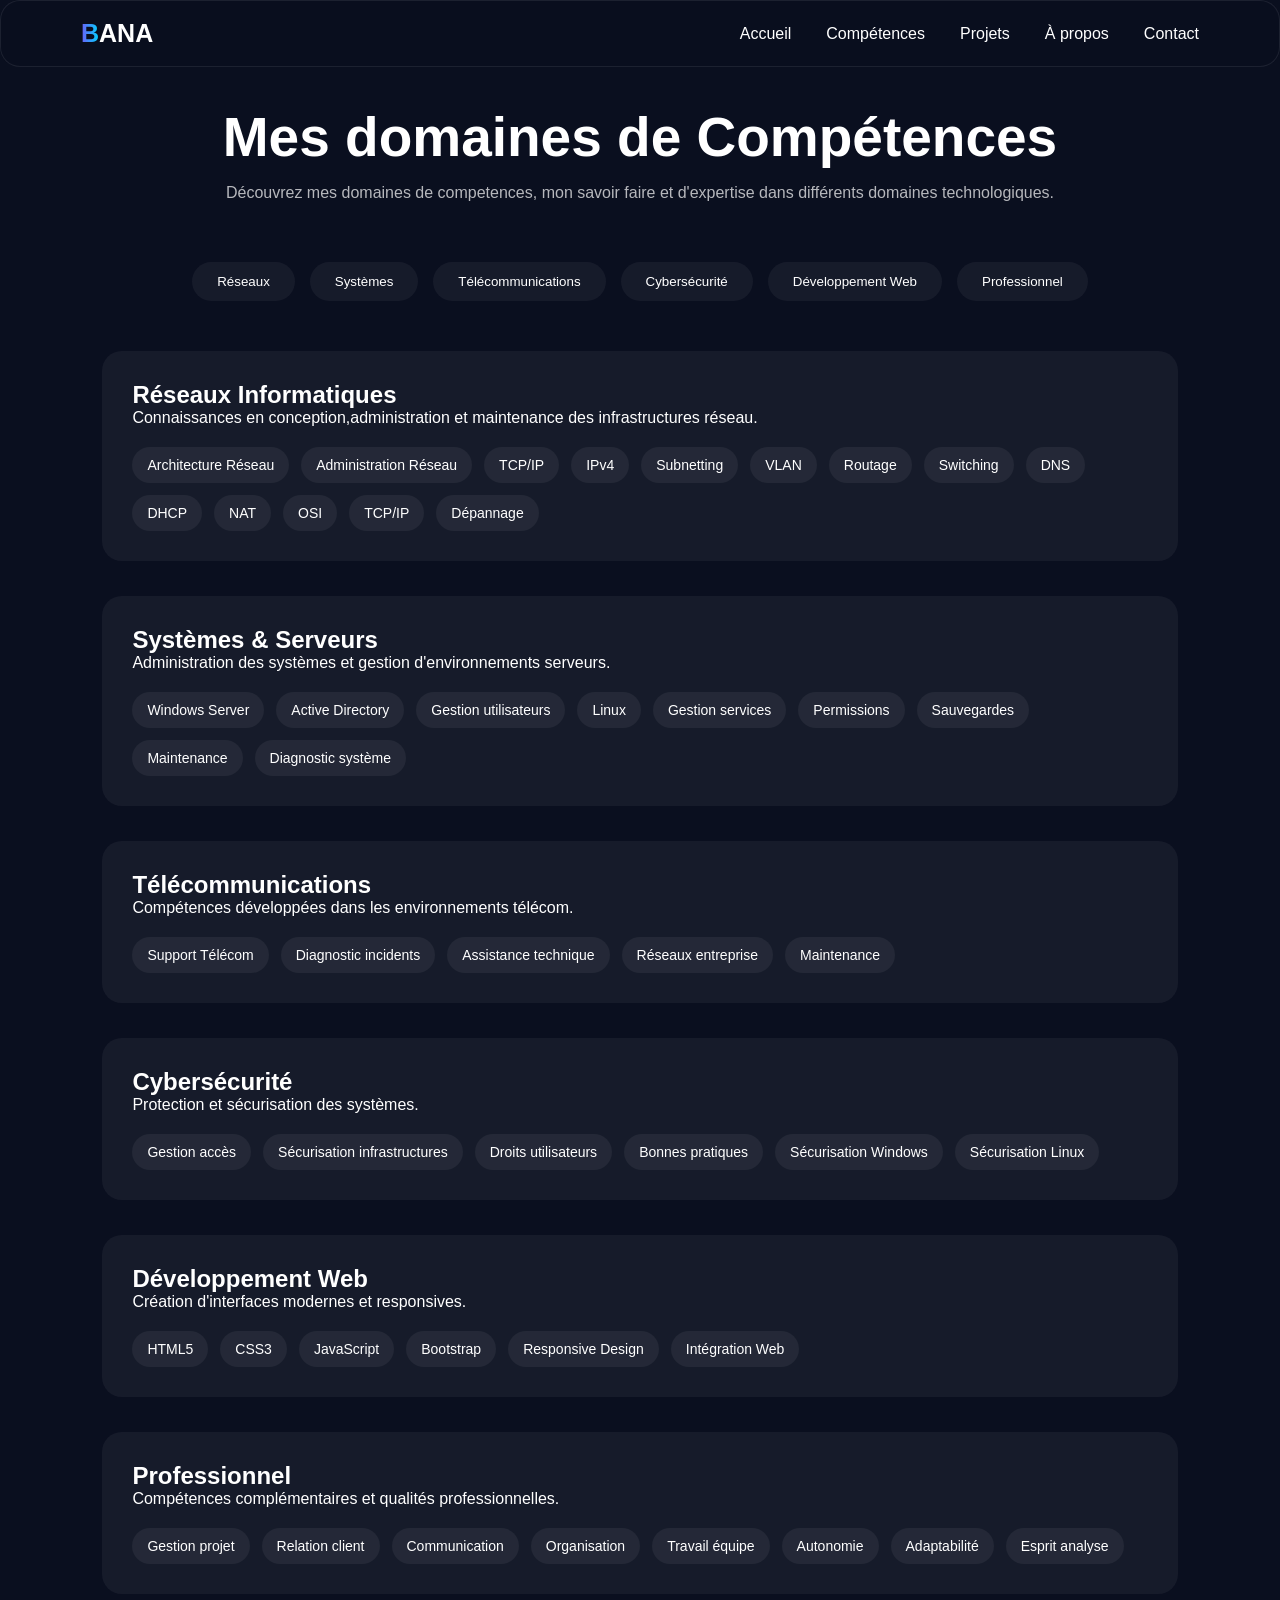
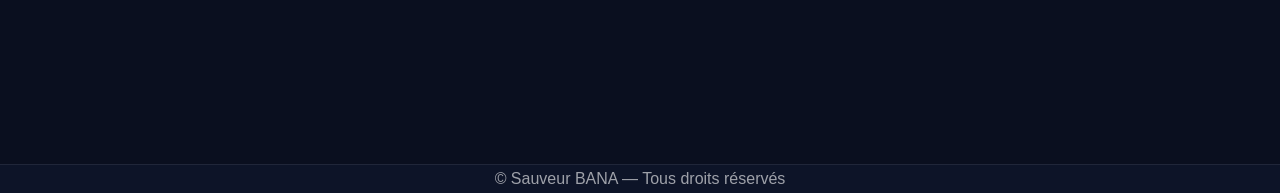
<file: Competences/competences.html>
<!DOCTYPE html>
<html lang="en">
<head>
    <meta charset="UTF-8">
    <meta name="viewport" content="width=device-width, initial-scale=1.0">
    <title>sauveur BANA | Projets</title>
    <link rel="stylesheet" href="../style/style.css">
    <link rel="icon" type="image/png" href="../image/logo.png">
    <script src="../style/script.js"></script>

    <style>
        .projects-container{
            padding:5px 8% 120px ;
            max-width:1400px;
            margin:auto;

        }

        .projects-hero{
            text-align:center;
            margin-bottom:60px;

        }


        .projects-hero h1{
            font-size:55px;
            margin-bottom:15px;
        }


        .projects-hero p{
            opacity:.7;

        }


        .filters{
            display:flex;
            justify-content:center;
            gap:15px;
            flex-wrap:wrap;
            margin-bottom:50px;

        }


        .filter-btn{
            padding:12px 25px;
            border:none;
            border-radius:30px;
            cursor:pointer;
            background:rgba(255,255,255,.05);
            color:white;
            transition:.4s;

        }


        .filter-btn.active{
            background:linear-gradient( 90deg,#6d5dfc,#00d4ff );

        }

        .projects-grid{
            display:grid;
            grid-template-columns: repeat(auto-fit,minmax(280px,1fr));
            gap:30px;
            margin-bottom:60px;

        }

        .project-card{
            background:rgba(255,255,255,.05);
            padding:20px;
            border-radius:20px;
            transition:.5s;
            cursor:pointer;

        }

        .project-card:hover{
            transform:translateY(-10px);

        }


        .project-card img{
            width:100%;
            height:200px;
            object-fit:cover;
            border-radius:15px;
            margin-bottom:15px;

        }


        .stats{
            display:grid;
            grid-template-columns:repeat(3,1fr);
            gap:30px;

        }


        .stat-card{
            text-align:center;
            padding:30px;
            background:rgba(255,255,255,.05);
            border-radius:20px;

        }


        @media(max-width:900px){
            .featured-project{
                flex-direction:column;
            }

            .stats{
                grid-template-columns:1fr;

            }

        }

        .skills-container{

            display:grid;
            gap:35px;

        }


        .skill-list{
            display:flex;
            flex-wrap:wrap;
            gap:12px;
            margin-top:20px;

        }


        .skill-list span{
            padding:10px 15px;
            background:rgba(255,255,255,.06);
            border-radius:30px;
            font-size:14px;
            transition:.4s;

        }


        .skill-list span:hover{
            transform:translateY(-4px);
            background:linear-gradient( 90deg,#6d5dfc,#00d4ff);

        }


        .project-card{
            padding:30px;
            cursor:default;

        }
    </style>
</head>
<body>
    <div id="header"></div>

    <!--body-->

    <main class="projects-container">

        <section class="projects-hero">

                <h1>Mes domaines de Compétences</h1>

                <p>Découvrez mes domaines de competences, mon savoir faire et d'expertise dans différents domaines technologiques.</p>

        </section>


        <!-- FILTRES -->

        <div class="filters">

                <button class="filter-btn"
                    data-filter="reseaux">

                    Réseaux

                </button>

                <button class="filter-btn"
                data-filter="systemes">

                    Systèmes

                </button>

                <button class="filter-btn"
                data-filter="telecom">

                    Télécommunications

                </button>

                <button class="filter-btn"
                data-filter="cyber">

                    Cybersécurité

                </button>

                <button class="filter-btn"
                data-filter="web">

                    Développement Web

                </button>

                <button class="filter-btn"
                data-filter="professionnel">

                    Professionnel

                </button>

        </div>


        <!-- AUTRES PROJETS -->

        <section class="skills-container">

            <!-- RESEAUX -->

            <div class="project-card" data-category="reseaux">

                <h2>Réseaux Informatiques</h2>

                <p> Connaissances en conception,administration et maintenance des infrastructures réseau.</p>

                <div class="skill-list">

                    <span>Architecture Réseau</span>
                    <span>Administration Réseau</span>
                    <span>TCP/IP</span>
                    <span>IPv4</span>
                    <span>Subnetting</span>
                    <span>VLAN</span>
                    <span>Routage</span>
                    <span>Switching</span>
                    <span>DNS</span>
                    <span>DHCP</span>
                    <span>NAT</span>
                    <span>OSI</span>
                    <span>TCP/IP</span>
                    <span>Dépannage</span>

                </div>

            </div>

            <!-- SYSTEMES -->

            <div class="project-card" data-category="systemes">

                <h2>Systèmes & Serveurs</h2>

                <p> Administration des systèmes et gestion d'environnements serveurs. </p>

                <div class="skill-list">

                    <span>Windows Server</span>
                    <span>Active Directory</span>
                    <span>Gestion utilisateurs</span>
                    <span>Linux</span>
                    <span>Gestion services</span>
                    <span>Permissions</span>
                    <span>Sauvegardes</span>
                    <span>Maintenance</span>
                    <span>Diagnostic système</span>
                </div>

            </div>

            <!-- TELECOM -->

            <div class="project-card" data-category="telecom">

                <h2>Télécommunications</h2>

                <p> Compétences développées dans les environnements télécom. </p>

                <div class="skill-list">
                    <span>Support Télécom</span>
                    <span>Diagnostic incidents</span>
                    <span>Assistance technique</span>
                    <span>Réseaux entreprise</span>
                    <span>Maintenance</span>
                </div>

            </div>

            <!-- CYBER -->

            <div class="project-card" data-category="cyber">

                <h2>Cybersécurité</h2>

                <p> Protection et sécurisation des systèmes. </p>

                <div class="skill-list">
                    <span>Gestion accès</span>
                    <span>Sécurisation infrastructures</span>
                    <span>Droits utilisateurs</span>
                    <span>Bonnes pratiques</span>
                    <span>Sécurisation Windows</span>
                    <span>Sécurisation Linux</span>
                </div>

            </div>

            <!-- WEB -->

            <div class="project-card" data-category="web">

                <h2>Développement Web</h2>

                <p> Création d'interfaces modernes et responsives. </p>

                <div class="skill-list">
                    <span>HTML5</span>
                    <span>CSS3</span>
                    <span>JavaScript</span>
                    <span>Bootstrap</span>
                    <span>Responsive Design</span>
                    <span>Intégration Web</span>

                </div>

            </div>



            <!-- PROFESSIONNEL -->

            <div class="project-card" data-category="professionnel">

                <h2>Professionnel</h2>

                <p> Compétences complémentaires et qualités professionnelles. </p>

                <div class="skill-list">

                    <span>Gestion projet</span>
                    <span>Relation client</span>
                    <span>Communication</span>
                    <span>Organisation</span>
                    <span>Travail équipe</span>
                    <span>Autonomie</span>
                    <span>Adaptabilité</span>
                    <span>Esprit analyse</span>

                </div>

            </div>

        </section>

    </main>


    <div id="footer"></div>
    <script>

        fetch("../header/header.html")
        .then(response=>response.text())
        .then(data=>{
           document.getElementById("header").innerHTML=data;
        })

        fetch("../footer/footer.html")
        .then(response=>response.text())
        .then(data=>{
         document.getElementById("footer").innerHTML=data;
        })

    </script>

    <script src="../style/script.js"></script>
  
    <!--partie Projets-->

    <script>

        document.addEventListener("DOMContentLoaded",()=>{

            const filters= document.querySelectorAll(".filter-btn");
            const cards= document.querySelectorAll(".project-card");

            filters.forEach(button=>{
                button.addEventListener("click",()=>{

                filters.forEach(btn=>{
                    btn.classList.remove("active");

                });

                button.classList.add("active");


                const filter= button.dataset.filter;

                cards.forEach(card=>{

                    const category= card.dataset.category;


                    if(
                        filter==="all"
                        ||
                        category===filter
                    ){
                        card.style.display="block";

                    }
                    else{

                    card.style.display="none";

                    }

                });

                });

            });

        });

    </script>
</body>
</html>
</file>
<file: style.css>
*{
    margin:0;
    padding:0;
    box-sizing:border-box;
    font-family:'Poppins',sans-serif;

}

html::-webkit-scrollbar,
body::-webkit-scrollbar{
    display: none;

}

html,
body{
    scrollbar-width: none;
}

body{
    padding-top: 100px;
    background:#0A0F1F;
    color:white;

}


/* HEADER */

.header{

    position:fixed;
    top:0%;
    left: 0%;
    width:100%;
    margin:auto;
    padding:18px 80px;
    display:flex;
    justify-content:space-between;
    align-items:center;
    background:rgba(10,15,31,.85);
    backdrop-filter:blur(15px);
    border-radius:20px;
    border:1px solid rgba(255,255,255,.08);
    z-index:1000;
    animation:slideTop 1s ease;
    
}

.logo{

    font-size:25px;
    font-weight:700;
    cursor:pointer;
}
.logo a{
    text-decoration:none;
    color:white;
    display:inline-block;
    transition:.4s;

}


.logo a:hover{
    transform:scale(1.05);
}

.gradient-text{
    background:linear-gradient(90deg,#6d5dfc,#00d4ff);
    -webkit-background-clip:text;
    color:transparent;
}

.nav-menu{
    display:flex;
    gap:35px;
}

.nav-menu a{
    text-decoration:none;
    color:white;
    transition:.4s;
    position:relative;
}

.nav-menu a:hover{
    color:#00d4ff;
}

.nav-menu a::after{
    content:'';
    position:absolute;
    bottom:-5px;
    left:0;
    width:0%;
    height:2px;
    background:#00d4ff;
    transition:.4s;
}

.nav-menu a:hover::after{
    width:100%;
}

.header-right{
    display:flex;
    align-items:center;
    gap:20px;
}

.project-btn{

    padding:12px 25px;
    border:none;
    border-radius:30px;
    background:linear-gradient(90deg,#6d5dfc,#00d4ff);
    color:white;
    font-weight:600;
    cursor:pointer;
    transition:.4s;
}

.project-btn:hover{

    transform:translateY(-4px);
    box-shadow: 0 10px 20px rgba(109,93,252,.4);
}

.hamburger{

    display:none;
    flex-direction:column;
    gap:5px;
    cursor:pointer;
}

.hamburger span{

    width:25px;
    height:3px;
    background:white;
}



/* FOOTER */

.footer{

    margin-top:50px;
    padding:5px 50px;
    border-top:1px solid rgba(255,255,255,.08);
    background:#0d1428;
}

.footer-bottom{
    margin-top:0px;
    text-align:center;
    opacity:.6;
}

/* RESPONSIVE */

@media(max-width:900px){

    .nav-menu{
        position:absolute;
        top:90px;
        right:0;
        width:250px;
        background:#131d37;
        padding:30px;
        display:none;
        flex-direction:column;
        border-radius:20px;
        z-index:9999;
    }
    
    .nav-menu.active{
        display:flex;
    }

    .hamburger{
        display:flex;
        z-index:10000;
    }

    .project-btn{
        display:none;
    }

    .footer-container{
        grid-template-columns:1fr;
    }

}
</file>
<file: style/style.css>
*{
    margin:0;
    padding:0;
    box-sizing:border-box;
    font-family:'Poppins',sans-serif;

}

html::-webkit-scrollbar,
body::-webkit-scrollbar{
    display: none;

}

html,
body{
    scrollbar-width: none;
}

body{
    padding-top: 100px;
    background:#0A0F1F;
    color:white;

}


/* HEADER */

.header{

    position:fixed;
    top:0%;
    left: 0%;
    width:100%;
    margin:auto;
    padding:18px 80px;
    display:flex;
    justify-content:space-between;
    align-items:center;
    background:rgba(10,15,31,.85);
    backdrop-filter:blur(15px);
    border-radius:20px;
    border:1px solid rgba(255,255,255,.08);
    z-index:1000;
    animation:slideTop 1s ease;
    
}

.logo{

    font-size:25px;
    font-weight:700;
    cursor:pointer;
}
.logo a{
    text-decoration:none;
    color:white;
    display:inline-block;
    transition:.4s;

}


.logo a:hover{
    transform:scale(1.05);
}

.gradient-text{
    background:linear-gradient(90deg,#6d5dfc,#00d4ff);
    -webkit-background-clip:text;
    color:transparent;
}

.nav-menu{
    display:flex;
    gap:35px;
}

.nav-menu a{
    text-decoration:none;
    color:white;
    transition:.4s;
    position:relative;
}

.nav-menu a:hover{
    color:#00d4ff;
}

.nav-menu a::after{
    content:'';
    position:absolute;
    bottom:-5px;
    left:0;
    width:0%;
    height:2px;
    background:#00d4ff;
    transition:.4s;
}

.nav-menu a:hover::after{
    width:100%;
}

.header-right{
    display:flex;
    align-items:center;
    gap:20px;
}

.project-btn{

    padding:12px 25px;
    border:none;
    border-radius:30px;
    background:linear-gradient(90deg,#6d5dfc,#00d4ff);
    color:white;
    font-weight:600;
    cursor:pointer;
    transition:.4s;
}

.project-btn:hover{

    transform:translateY(-4px);
    box-shadow: 0 10px 20px rgba(109,93,252,.4);
}

.hamburger{

    display:none;
    flex-direction:column;
    gap:5px;
    cursor:pointer;
}

.hamburger span{

    width:25px;
    height:3px;
    background:white;
}



/* FOOTER */

.footer{

    margin-top:50px;
    padding:5px 50px;
    border-top:1px solid rgba(255,255,255,.08);
    background:#0d1428;
}

.footer-bottom{
    margin-top:0px;
    text-align:center;
    opacity:.6;
}

/* RESPONSIVE */

@media(max-width:900px){

    .nav-menu{
        position:absolute;
        top:90px;
        right:0;
        width:250px;
        background:#131d37;
        padding:30px;
        display:none;
        flex-direction:column;
        border-radius:20px;
    }

    .nav-menu.active{
        display:flex;
    }

    .hamburger{
        display:flex;
    }

    .project-btn{
        display:none;
    }

    .footer-container{
        grid-template-columns:1fr;
    }

}
</file>
